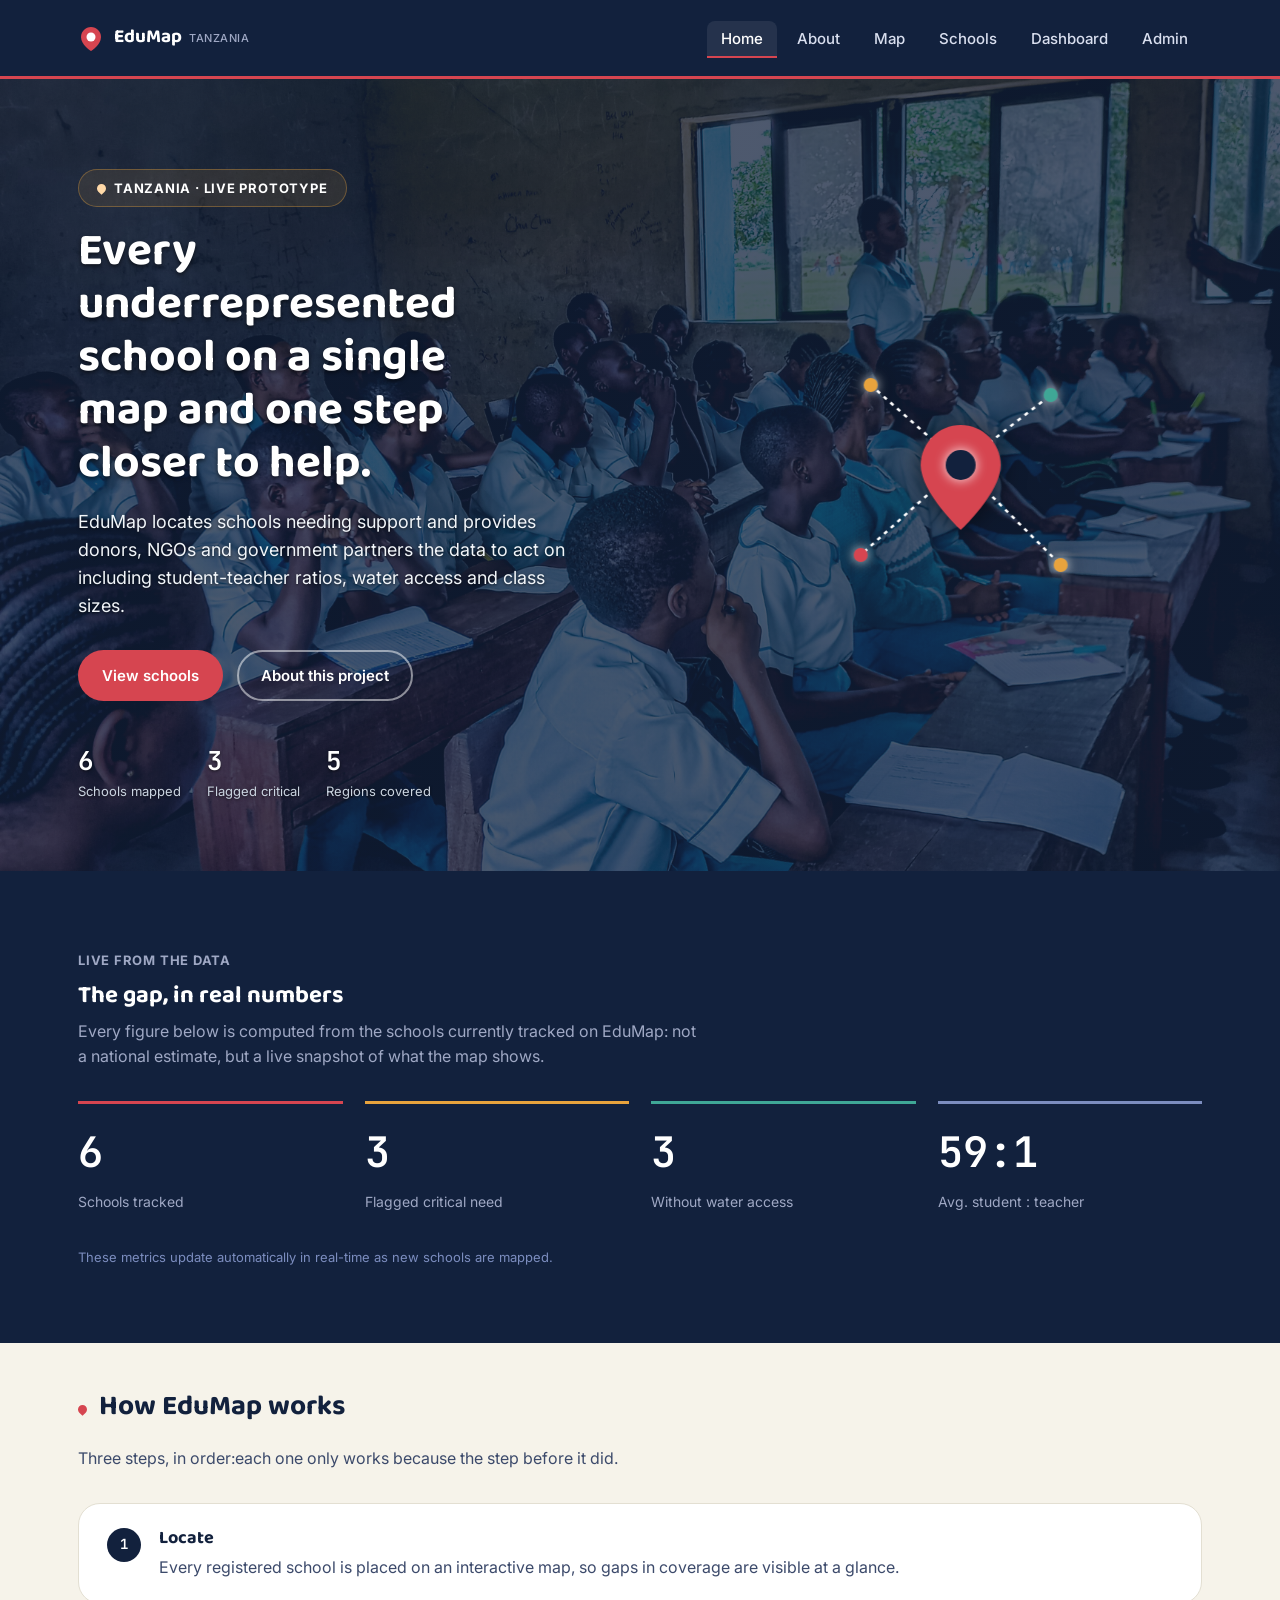
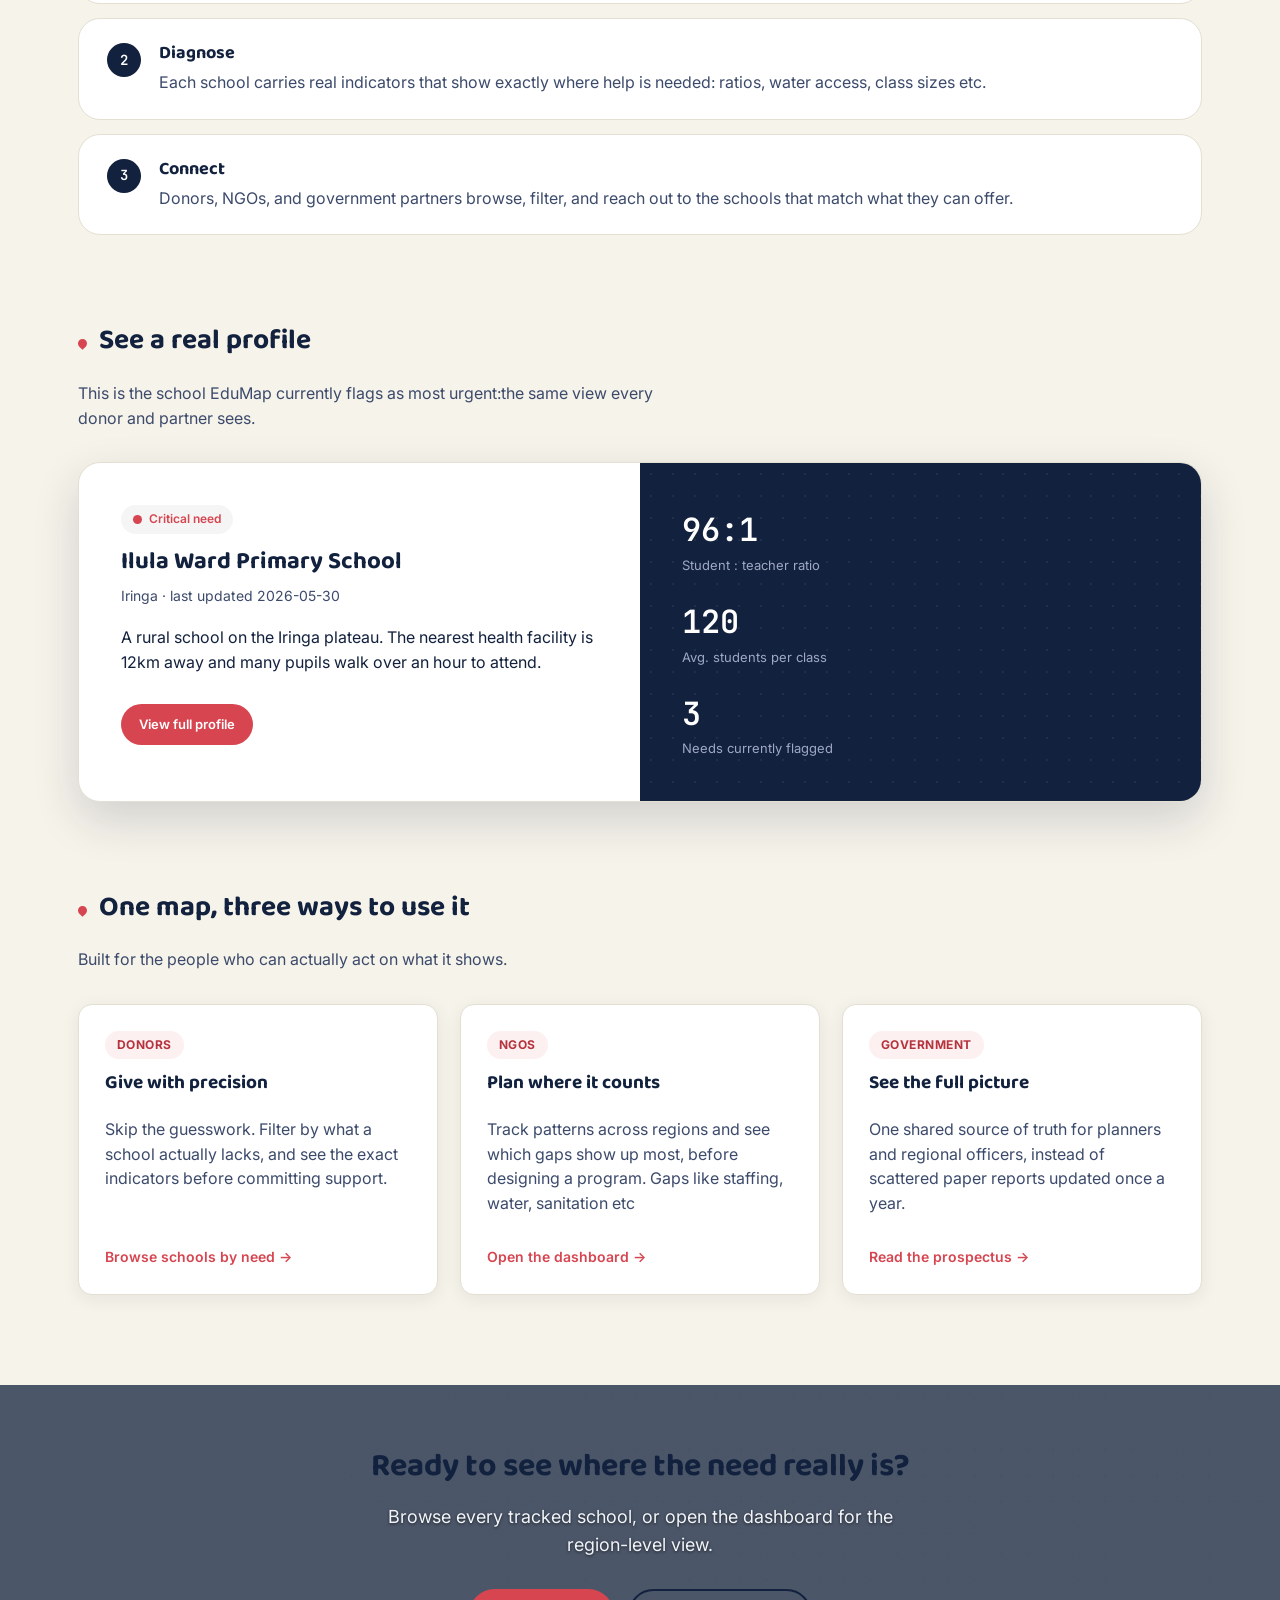
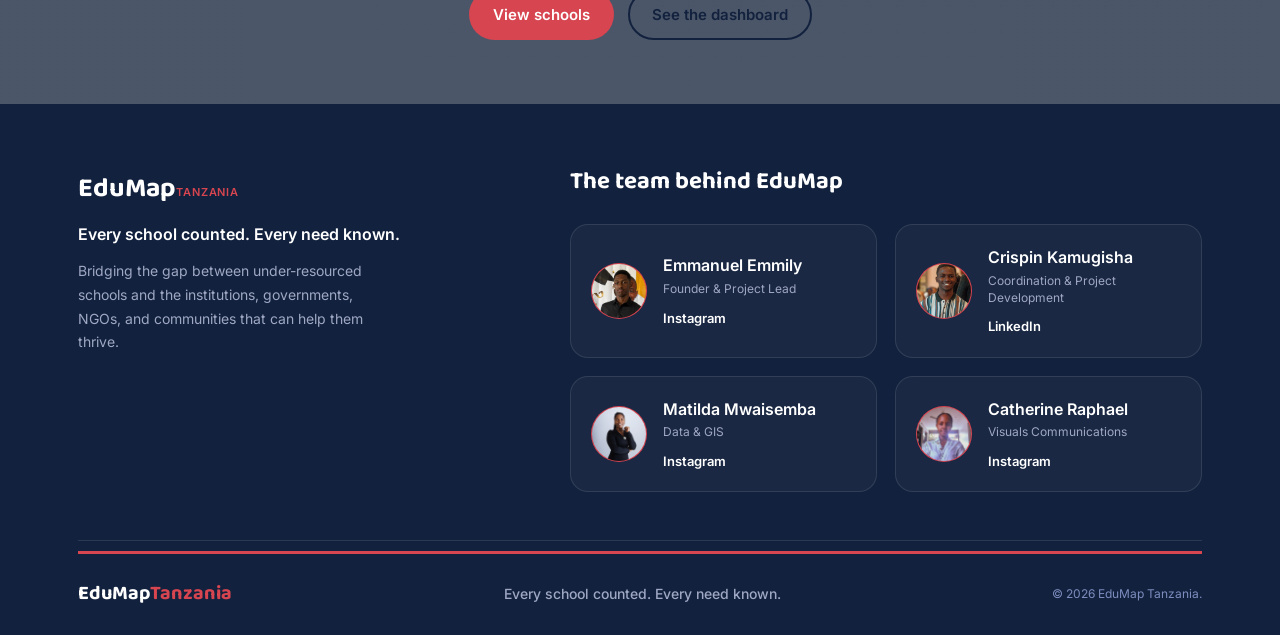
<file: index.html>
<!DOCTYPE html>
<html lang="en">
<head>
<meta charset="UTF-8">
<meta name="viewport" content="width=device-width, initial-scale=1.0">
<title>EduMap Tanzania</title>
<meta name="description" content="EduMap locates underrepresented Tanzanian schools and gives donors, NGOs, and government partners the real numbers to act on.">
<link rel="stylesheet" href="styles.css">
</head>
<body>

  <!-- ============ HEADER ============
       Same header markup is repeated on every page (a real app
       would pull this from one template/component so you only
       write it once). site.js finds this markup on every page
       and injects the mobile menu button automatically. -->
  <header class="site-header">
    <div class="wrap">
      <a class="brand" href="index.html">
        <svg class="brand-mark" width="26" height="26" viewBox="0 0 26 26" aria-hidden="true">
          <path d="M13 2C7.5 2 3 6.5 3 12c0 8 10 14 10 14s10-6 10-14c0-5.5-4.5-10-10-10z" fill="#D64550"/>
          <circle cx="13" cy="12" r="4.5" fill="#fff"/>
        </svg>
        <span class="brand-name">EduMap<span class="brand-sub">Tanzania</span></span>
      </a>
      <ul class="nav-links">  
        <li><a href="index.html" aria-current="page">Home</a></li>
        <li><a href="about.html">About</a></li>
        <li><a href="map.html">Map</a></li>
        <li><a href="schools.html">Schools</a></li>
        <li><a href="dashboard.html">Dashboard</a></li>
        <li><a href="admin.html">Admin</a></li>
      </ul>
    </div>
  </header>

  <!-- ============ HERO ============
       The page's thesis in one line, backed by a live stat row
       and a schematic pin-cluster graphic (pure SVG, no stock
       photo) that animates on load: individual pins connecting
       into one network — literally what EduMap does to a
       country's worth of scattered schools. -->
  <section class="hero">
    <div class="slideshow">
    <div class="slide active" style="background-image: url('images/hero1.jpg');"></div>
    <div class="slide" style="background-image: url('images/hero2.jpg');"></div>
    <div class="slide" style="background-image: url('images/hero3.jpg');"></div>
      <div class="slide" style="background-image: url('images/hero4.jpg');"></div>
    <div class="slide" style="background-image: url('images/hero5.jpg');"></div>
      <div class="slide" style="background-image: url('images/hero6.jpg');"></div>
    <div class="slide" style="background-image: url('images/hero7.jpg');"></div>
      <div class="slide" style="background-image: url('images/hero8.jpg');"></div>
    </div>
    <div class="wrap">
      <div>
        <span class="eyebrow"><span class="pin-dot" style="background:#FFD9A8"></span> Tanzania · Live prototype</span>
        <h1>Every underrepresented school on a single map and one step closer to help.</h1>
        <p class="lead">EduMap locates schools needing support and provides donors, NGOs and government partners the data to act on including student-teacher ratios, water access and class sizes.</p>
        <div class="hero-actions">
          <a href="schools.html" class="btn btn-primary">View schools</a>
          <a href="about.html" class="btn btn-ghost on-dark">About this project</a>
        </div>
        <div class="stat-row" id="hero-stats">
          <div><div class="stat-num">—</div><div class="stat-label">Schools mapped</div></div>
          <div><div class="stat-num">—</div><div class="stat-label">Flagged critical</div></div>
          <div><div class="stat-num">—</div><div class="stat-label">Regions covered</div></div>
        </div>
      </div>

      <!-- schematic pin-cluster: nodes connecting to a central
           marker. Each element carries its own animation-delay so
           the network assembles in sequence on load. Skipped
           entirely for visitors with reduced motion (see CSS). -->
      <div class="pin-cluster" aria-hidden="true">
        <svg viewBox="0 0 320 320" fill="none">
          <line class="net-line" style="animation-delay:.05s" x1="160" y1="140" x2="70" y2="60"  stroke="#3C4A6B" stroke-width="1.5" stroke-dasharray="4 5"/>
          <line class="net-line" style="animation-delay:.15s" x1="160" y1="140" x2="250" y2="70" stroke="#3C4A6B" stroke-width="1.5" stroke-dasharray="4 5"/>
          <line class="net-line" style="animation-delay:.25s" x1="160" y1="140" x2="60" y2="230" stroke="#3C4A6B" stroke-width="1.5" stroke-dasharray="4 5"/>
          <line class="net-line" style="animation-delay:.35s" x1="160" y1="140" x2="260" y2="240" stroke="#3C4A6B" stroke-width="1.5" stroke-dasharray="4 5"/>
          <circle class="net-node" style="animation-delay:.45s" cx="70" cy="60" r="7" fill="#E8A33D"/>
          <circle class="net-node" style="animation-delay:.55s" cx="250" cy="70" r="7" fill="#3FA796"/>
          <circle class="net-node" style="animation-delay:.65s" cx="60" cy="230" r="7" fill="#D64550"/>
          <circle class="net-node" style="animation-delay:.75s" cx="260" cy="240" r="7" fill="#E8A33D"/>
          <path class="net-pin-shape" d="M160 100 C182 100 200 118 200 140 C200 168 160 205 160 205 C160 205 120 168 120 140 C120 118 138 100 160 100 Z" fill="#D64550"/>
          <circle class="net-pin-core" style="animation-delay:.2s" cx="160" cy="140" r="15" fill="#12213D"/>
        </svg>
      </div>
    </div>
  </section>

  <!-- ============ THE GAP, IN REAL NUMBERS ============
       Dark band for rhythm (the site shouldn't be cream top to
       bottom) showing four numbers computed live from whatever
       schools are currently tracked — never hardcoded, so this
       section stays honest as the dataset grows. -->
  <section class="band stat-band" data-reveal>
    <div class="wrap">
      <span class="eyebrow-label">Live from the data</span>
      <h2 style="margin-top:10px;">The gap, in real numbers</h2>
      <p class="section-lead">Every figure below is computed from the schools currently tracked on EduMap: not a national estimate, but a live snapshot of what the map shows.</p>
      <div class="stat-grid" id="gap-stats">
        <div class="stat-tile"><div class="big-num" id="gap-total">—</div><div class="big-lbl">Schools tracked</div></div>
        <div class="stat-tile"><div class="big-num" id="gap-critical">—</div><div class="big-lbl">Flagged critical need</div></div>
        <div class="stat-tile"><div class="big-num" id="gap-water">—</div><div class="big-lbl">Without water access</div></div>
        <div class="stat-tile"><div class="big-num" id="gap-ratio">—</div><div class="big-lbl">Avg. student : teacher</div></div>
      </div>
      <p class="fine-print">These metrics update automatically in real-time as new schools are mapped.</p>
    </div>
  </section>

  <!-- ============ HOW EDUMAP WORKS ============ -->
  <section class="page-body">
    <div class="wrap">
      <div class="section-title" data-reveal><span class="pin-dot"></span><h2>How EduMap works</h2></div>
      <p class="section-lead" data-reveal>Three steps, in order:each one only works because the step before it did.</p>
      <div class="pill-list" data-reveal-stagger>
        <div class="pill-row">
          <span class="step-num">1</span>
          <div>
            <h3>Locate</h3>
            <p>Every registered school is placed on an interactive map, so gaps in coverage are visible at a glance.</p>
          </div>
        </div>
        <div class="pill-row">
          <span class="step-num">2</span>
          <div>
            <h3>Diagnose</h3>
            <p>Each school carries real indicators that show exactly where help is needed: ratios, water access, class sizes etc.</p>
          </div>
        </div>
        <div class="pill-row">
          <span class="step-num">3</span>
          <div>
            <h3>Connect</h3>
            <p>Donors, NGOs, and government partners browse, filter, and reach out to the schools that match what they can offer.</p>
          </div>
        </div>
      </div>
    </div>
  </section>

  <!-- ============ SPOTLIGHT ============
       One real school's profile, pulled live from data.js (the
       one currently flagged most urgent) — proof this is a
       working data tool, not a mockup with placeholder text. -->
  <section class="page-body" style="padding-top:0;">
    <div class="wrap">
      <div class="section-title" data-reveal><span class="pin-dot"></span><h2>See a real profile</h2></div>
      <p class="section-lead" data-reveal>This is the school EduMap currently flags as most urgent:the same view every donor and partner sees.</p>
      <div class="spotlight" data-reveal id="spotlight" style="display:none;">
        <div class="spotlight-info">
          <span class="status-badge" id="spot-status" style="margin-bottom:14px;"></span>
          <h3 id="spot-name" style="font-size:24px;">—</h3>
          <div class="region" id="spot-region"></div>
          <p id="spot-desc"></p>
          <a href="#" id="spot-link" class="btn btn-primary btn-sm" style="margin-top:14px;">View full profile</a>
        </div>
        <div class="spotlight-visual">
          <div class="spotlight-stat"><div class="num" id="spot-ratio">—</div><div class="lbl">Student : teacher ratio</div></div>
          <div class="spotlight-stat"><div class="num" id="spot-classsize">—</div><div class="lbl">Avg. students per class</div></div>
          <div class="spotlight-stat"><div class="num" id="spot-needs">—</div><div class="lbl">Needs currently flagged</div></div>
        </div>
      </div>
    </div>
  </section>

  <!-- ============ AUDIENCE ============ -->
  <section class="page-body" style="padding-top:0;">
    <div class="wrap">
      <div class="section-title" data-reveal><span class="pin-dot"></span><h2>One map, three ways to use it</h2></div>
      <p class="section-lead" data-reveal>Built for the people who can actually act on what it shows.</p>
      <div class="audience-grid" data-reveal-stagger>
        <div class="card card-pad audience-card">
          <span class="badge">Donors</span>
          <h3>Give with precision</h3>
          <p>Skip the guesswork. Filter by what a school actually lacks, and see the exact indicators before committing support.</p>
          <a class="view-link" href="schools.html">Browse schools by need →</a>
        </div>
        <div class="card card-pad audience-card">
          <span class="badge">NGOs</span>
          <h3>Plan where it counts</h3>
          <p>Track patterns across regions and see which gaps show up most, before designing a program. Gaps like staffing, water, sanitation etc</p>
          <a class="view-link" href="dashboard.html">Open the dashboard →</a>
        </div>
        <div class="card card-pad audience-card">
          <span class="badge">Government</span>
          <h3>See the full picture</h3>
          <p>One shared source of truth for planners and regional officers, instead of scattered paper reports updated once a year.</p>
          <a class="view-link" href="about.html">Read the prospectus →</a>
        </div>
      </div>
    </div>
  </section>

  <!-- ============ CLOSING CTA ============ -->
  <section class="hero" style="padding:64px 0;" data-reveal>
    <div class="wrap" style="grid-template-columns:1fr; text-align:center;">
      <div>
        <h2 style="font-size:clamp(24px,3.4vw,32px); max-width:none;">Ready to see where the need really is?</h2>
        <p class="lead" style="margin-left:auto; margin-right:auto;">Browse every tracked school, or open the dashboard for the region-level view.</p>
        <div class="hero-actions" style="justify-content:center;">
          <a href="schools.html" class="btn btn-primary">View schools</a>
          <a href="dashboard.html" class="btn btn-ghost">See the dashboard</a>
        </div>
      </div>
    </div>
  </section>

   <footer class="site-footer">
  <div class="wrap">

    <div class="footer-top">

      <!-- Project identity -->
      <div class="footer-about">
        <a class="footer-brand" href="index.html">
          EduMap<span>Tanzania</span>
        </a>

        <p class="footer-tagline">
          Every school counted. Every need known.
        </p>

        <p class="footer-description">
          Bridging the gap between under-resourced schools and the institutions, governments, NGOs, and communities that can help them thrive.
        </p>
      </div>

      <!-- Team -->
      <div class="footer-team">
  <h3>The team behind EduMap</h3>

  <div class="team-list">

    <!-- Emmanuel -->
    <div class="team-member">
      <div class="team-avatar">
        <img src="images/Emmily.img.jpeg" alt="Emmanuel Emmily">
      </div>

      <div class="team-info">
        <strong>Emmanuel Emmily</strong>
        <span>Founder &amp; Project Lead</span>

        <div class="team-socials">
          <a href="https://www.instagram.com/i_am_e.m.m.a.n.u.e.l?utm_source=qr&igsh=MWowZ3RhbnU1NTU5aw=="
             target="_blank"
             rel="noopener noreferrer"
             aria-label="Emmanuel's Instagram">
            Instagram
          </a>
        </div>
      </div>
    </div>


    <!-- Crispin -->
    <div class="team-member">
      <div class="team-avatar">
        <img src="images/Crispin.image.jpeg" alt="Crispin Mulokozi">
      </div>

      <div class="team-info">
        <strong>Crispin Kamugisha</strong>
        <span>Coordination &amp; Project Development</span>

        <div class="team-socials">
          <a href="https://www.linkedin.com/in/crispin-kamugisha-688564229?utm_source=share_via&utm_content=profile&utm_medium=member_android"
             target="_blank"
             rel="noopener noreferrer"
             aria-label="Crispin's LinkedIn">
            LinkedIn
          </a>
        </div>
      </div>
    </div>


    <!-- Matilda -->
    <div class="team-member">
      <div class="team-avatar">
        <img src="images/Matty.image.jpeg" alt="Matilda Mwaisemba">
      </div>

      <div class="team-info">
        <strong>Matilda Mwaisemba</strong>
        <span>Data &amp; GIS</span>

        <div class="team-socials">
          <a href="https://www.instagram.com/itc_matt.y?utm_source=qr&igsh=dWhuaWpkdGJsMmxx&igsi=dWhuaWpkdGJsMmxx"
             target="_blank"
             rel="noopener noreferrer"
             aria-label="Matilda's Instagram">
            Instagram
          </a>
        </div>
      </div>
    </div>


    <!-- Catherine -->
    <div class="team-member">
      <div class="team-avatar">
        <img src="images/Cathy.image.jpeg" alt="Catherine Raphael">
      </div>

      <div class="team-info">
        <strong>Catherine Raphael</strong>
        <span>Visuals Communications</span>

        <div class="team-socials">
          <a href="https://www.instagram.com/_.just.erine_?utm_source=qr&igsh=ZDVycXNpNWFudHZr" target="_blank" rel="noopener noreferrer"
             aria-label="Catherine's Instagram">
            Instagram
          </a>

        </div>
      </div>
    </div>

  </div>
</div>

    </div>

    <!-- Bottom footer bar -->
    <div class="footer-bottom-compact">
      <a class="brand-compact" href="index.html">EduMap<span>Tanzania</span></a>
      <span class="tagline-compact">Every school counted. Every need known.</span>
      <span class="copy-compact">&copy; 2026 EduMap Tanzania.</span>
    </div>

  </div>
</footer>
  <script src="data.js"></script>
  <script src="site.js"></script>
  <script>
    (async function () {
      const schools = await getSchools();
      const stats = computeStats(schools);

      // hero stat row
      const heroNums = document.querySelectorAll("#hero-stats .stat-num");
      heroNums[0].textContent = stats.total;
      heroNums[1].textContent = stats.critical;
      heroNums[2].textContent = stats.regions;

      // dark stat band
      document.getElementById("gap-total").textContent = stats.total;
      document.getElementById("gap-critical").textContent = stats.critical;
      document.getElementById("gap-water").textContent = stats.withoutWater;
      document.getElementById("gap-ratio").textContent = stats.avgRatio + ":1";

      // spotlight — the single most urgent tracked school
      const school = stats.mostUrgent;
      if (school) {
        const meta = statusMeta(school.status);
        document.getElementById("spot-status").innerHTML =
          `<span class="status-dot" style="background:${meta.color};"></span>${meta.label}`;
        document.getElementById("spot-status").style.color = meta.color;
        document.getElementById("spot-name").textContent = school.name;
        document.getElementById("spot-region").textContent = school.region + " · last updated " + school.lastUpdated;
        document.getElementById("spot-desc").textContent = school.description;
        document.getElementById("spot-link").href = "school_details.html?id=" + school.id;
        document.getElementById("spot-ratio").textContent = ratio(school.students, school.teachers);
        document.getElementById("spot-classsize").textContent = Math.round(school.students / school.classrooms);
        document.getElementById("spot-needs").textContent = school.needs.length;
        document.getElementById("spotlight").style.display = "grid";
      }
    })();
  </script>
</body>
</html>
</file>
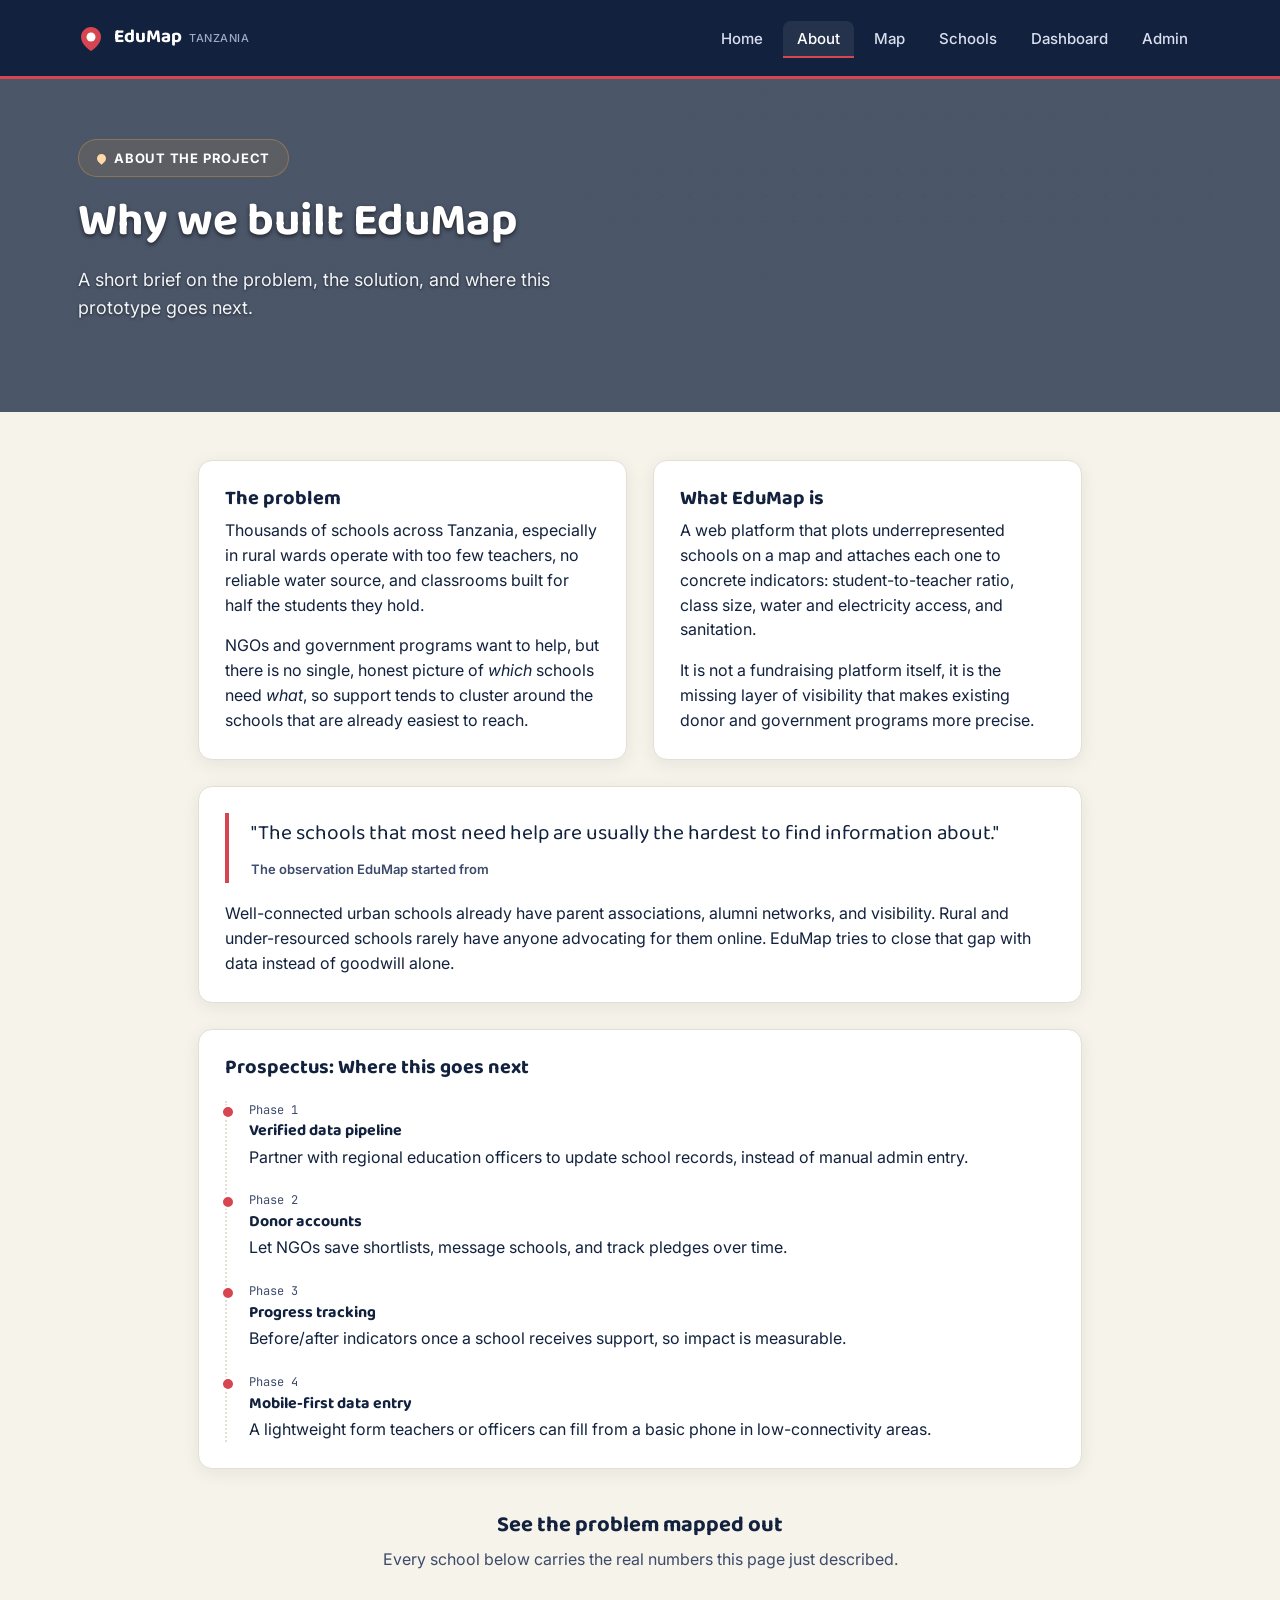
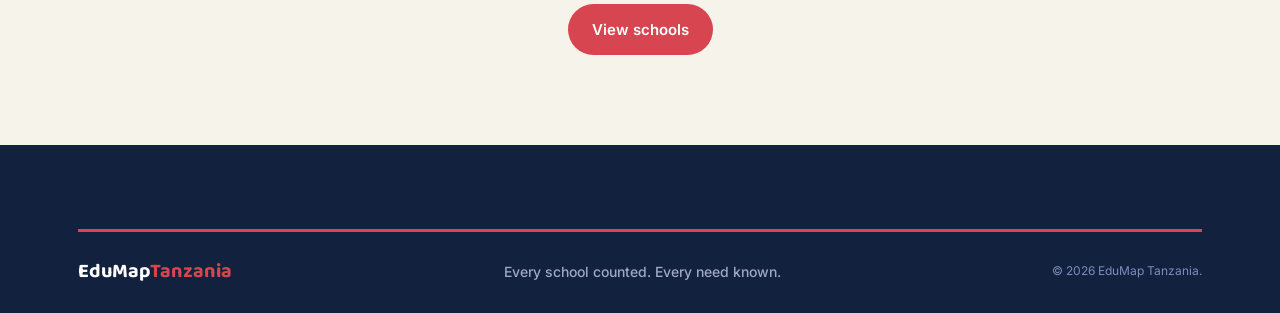
<file: about.html>
<!DOCTYPE html>
<html lang="en">
<head>
<meta charset="UTF-8">
<meta name="viewport" content="width=device-width, initial-scale=1.0">
<title>About</title>
<link rel="stylesheet" href="styles.css">
  <style>
    #login-view{min-height:100vh;display:flex;align-items:center;justify-content:center;background:#f4f1ee;padding:20px;}
    .pin-lock-card{background:#fff;border-radius:16px;padding:36px 30px;max-width:340px;width:100%;text-align:center;box-shadow:0 8px 30px rgba(0,0,0,.08);}
    .pin-lock-card h2{font-size:18px;margin-bottom:6px;}
    .pin-sub{font-size:13px;color:#777;margin-bottom:22px;}
    .pin-dots{display:flex;justify-content:center;gap:14px;margin-bottom:10px;}
    .pin-dot-indicator{width:16px;height:16px;border-radius:50%;border:2px solid #D64550;background:transparent;transition:background .15s ease;}
    .pin-dot-indicator.filled{background:#D64550;}
    .pin-error{min-height:18px;font-size:12px;color:#D64550;margin-bottom:14px;}
    .pin-lock-card.shake{animation:pin-shake .35s;}
    @keyframes pin-shake{10%,90%{transform:translateX(-2px);}20%,80%{transform:translateX(4px);}30%,50%,70%{transform:translateX(-8px);}40%,60%{transform:translateX(8px);}}
    .pin-keypad{display:grid;grid-template-columns:repeat(3,1fr);gap:10px;}
    .pin-key{padding:14px 0;font-size:16px;border-radius:10px;border:1px solid #e4e0dc;background:#faf9f7;cursor:pointer;}
    .pin-key:hover{background:#f0ede9;}
    .pin-key-alt{font-size:13px;color:#777;}
  </style>
</head>
<body>
  <header class="site-header">
    <div class="wrap">
      <a class="brand" href="index.html">
        <svg class="brand-mark" width="26" height="26" viewBox="0 0 26 26" aria-hidden="true">
          <path d="M13 2C7.5 2 3 6.5 3 12c0 8 10 14 10 14s10-6 10-14c0-5.5-4.5-10-10-10z" fill="#D64550"/>
          <circle cx="13" cy="12" r="4.5" fill="#fff"/>
        </svg>
        <span class="brand-name">EduMap<span class="brand-sub">Tanzania</span></span>
      </a>
      <ul class="nav-links">
        <li><a href="index.html">Home</a></li>
        <li><a href="about.html" aria-current="page">About</a></li>
        <li><a href="map.html">Map</a></li>
        <li><a href="schools.html">Schools</a></li>
        <li><a href="dashboard.html">Dashboard</a></li>
        <li><a href="admin.html">Admin</a></li>
      </ul>
    </div>
  </header>

  <section class="hero" style="padding:60px 0;">
    <div class="wrap" style="grid-template-columns:1fr;">
      <div>
        <span class="eyebrow"><span class="pin-dot" style="background:#FFD9A8"></span> About the project</span>
        <h1 style="max-width:22ch;">Why we built EduMap</h1>
        <p class="lead">A short brief on the problem, the solution, and where this prototype goes next.</p>
      </div>
    </div>
  </section>

  <section class="page-body">
    <div class="wrap" style="max-width:940px;">

      <div class="split" data-reveal-stagger>
        <div class="card card-pad">
          <h2 style="font-size:20px;">The problem</h2>
          <p>Thousands of schools across Tanzania, especially in rural wards operate with too few teachers, no reliable water source, and classrooms built for half the students they hold.</p>
          <p>NGOs and government programs want to help, but there is no single, honest picture of <em>which</em> schools need <em>what</em>, so support tends to cluster around the schools that are already easiest to reach.</p>
        </div>
        <div class="card card-pad">
          <h2 style="font-size:20px;">What EduMap is</h2>
          <p>A web platform that plots underrepresented schools on a map and attaches each one to concrete indicators: student-to-teacher ratio, class size, water and electricity access, and sanitation.</p>
          <p>It is not a fundraising platform itself, it is the missing layer of visibility that makes existing donor and government programs more precise.</p>
        </div>
      </div>

      <div class="card card-pad" style="margin:26px 0;" data-reveal>
        <blockquote class="pull-quote">
          "The schools that most need help are usually the hardest to find information about."
          <cite>The observation EduMap started from</cite>
        </blockquote>
        <p style="margin-top:18px;">Well-connected urban schools already have parent associations, alumni networks, and visibility. Rural and under-resourced schools rarely have anyone advocating for them online. EduMap tries to close that gap with data instead of goodwill alone.</p>
      </div>

      <div class="card card-pad" data-reveal>
        <h2 style="font-size:20px; margin-bottom:22px;">Prospectus: Where this goes next</h2>
        <ul class="timeline">
          <li>
            <span class="date">Phase 1</span>
            <h3>Verified data pipeline</h3>
            <p>Partner with regional education officers to update school records, instead of manual admin entry.</p>
          </li>
          <li>
            <span class="date">Phase 2</span>
            <h3>Donor accounts</h3>
            <p>Let NGOs save shortlists, message schools, and track pledges over time.</p>
          </li>
          <li>
            <span class="date">Phase 3</span>
            <h3>Progress tracking</h3>
            <p>Before/after indicators once a school receives support, so impact is measurable.</p>
          </li>
          <li>
            <span class="date">Phase 4</span>
            <h3>Mobile-first data entry</h3>
            <p>A lightweight form teachers or officers can fill from a basic phone in low-connectivity areas.</p>
          </li>
        </ul>
      </div>

      <div style="text-align:center; margin-top:44px;" data-reveal>
        <h2 style="font-size:22px;">See the problem mapped out</h2>
        <p class="section-lead" style="margin-left:auto; margin-right:auto;">Every school below carries the real numbers this page just described.</p>
        <a href="schools.html" class="btn btn-primary">View schools</a>
      </div>

    </div>
  </section>

  <footer class="site-footer">
    <div class="wrap">

      <!-- Project Identity (Full width) -->
      <div class="footer-about" style="max-width:100%; width:100%; margin-bottom: 20px;">
       
      </div>

      <!-- Bottom footer bar -->
      <div class="footer-bottom-compact">
        <a class="brand-compact" href="index.html">EduMap<span>Tanzania</span></a>
        <span class="tagline-compact">Every school counted. Every need known.</span>
        <span class="copy-compact">&copy; 2026 EduMap Tanzania.</span>
      </div>

    </div>
  </footer>
  <script src="data.js"></script>
  <script src="site.js"></script>
</body>
</html>
</file>
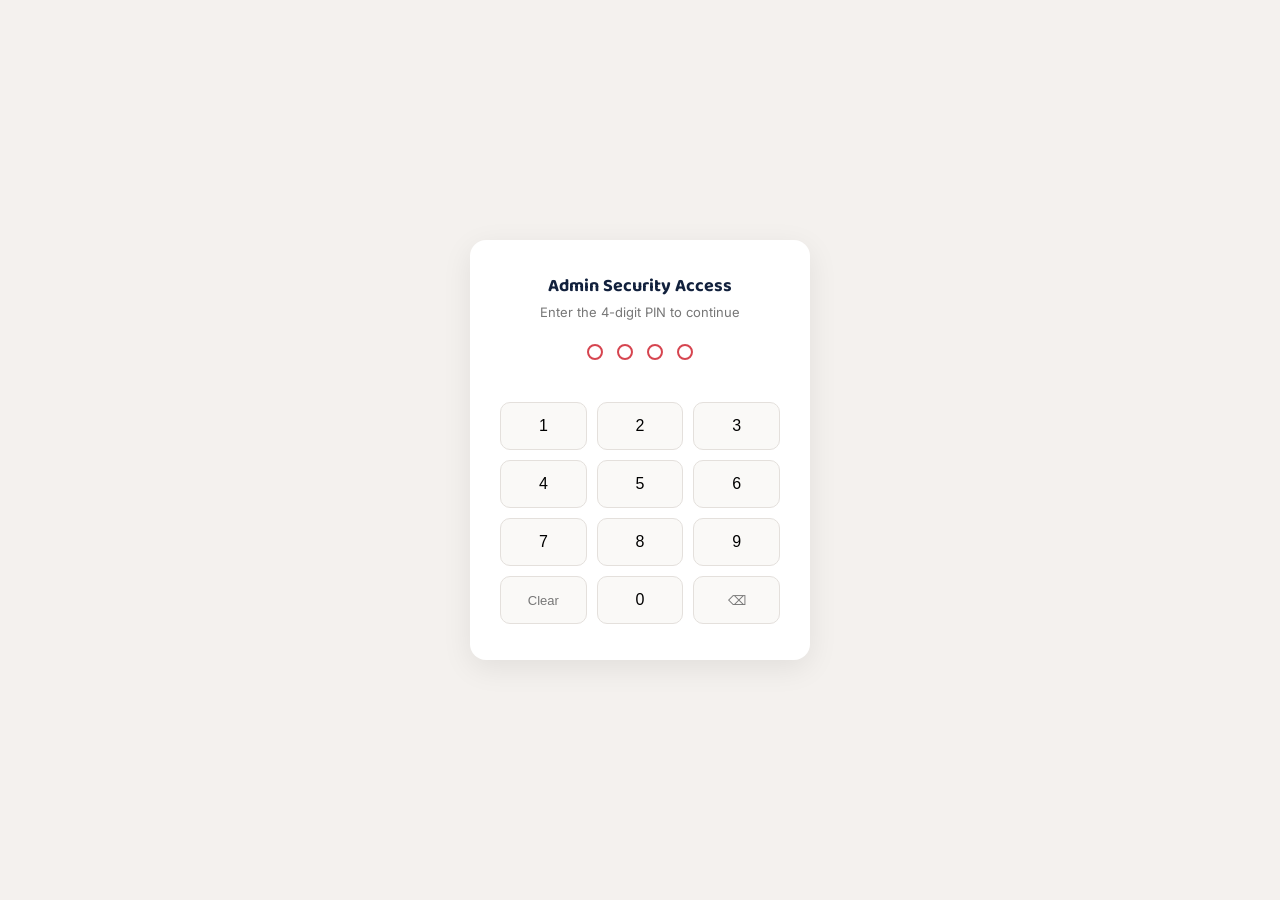
<file: admin.html>
<!DOCTYPE html>
<html lang="en">
<head>
<meta charset="UTF-8">
<meta name="viewport" content="width=device-width, initial-scale=1.0">
<title>Admin</title>
<link rel="stylesheet" href="styles.css">
  <style>
    #login-view{min-height:100vh;display:flex;align-items:center;justify-content:center;background:#f4f1ee;padding:20px;}
    .pin-lock-card{background:#fff;border-radius:16px;padding:36px 30px;max-width:340px;width:100%;text-align:center;box-shadow:0 8px 30px rgba(0,0,0,.08);}
    .pin-lock-card h2{font-size:18px;margin-bottom:6px;}
    .pin-sub{font-size:13px;color:#777;margin-bottom:22px;}
    .pin-dots{display:flex;justify-content:center;gap:14px;margin-bottom:10px;}
    .pin-dot-indicator{width:16px;height:16px;border-radius:50%;border:2px solid #D64550;background:transparent;transition:background .15s ease;}
    .pin-dot-indicator.filled{background:#D64550;}
    .pin-error{min-height:18px;font-size:12px;color:#D64550;margin-bottom:14px;}
    .pin-lock-card.shake{animation:pin-shake .35s;}
    @keyframes pin-shake{10%,90%{transform:translateX(-2px);}20%,80%{transform:translateX(4px);}30%,50%,70%{transform:translateX(-8px);}40%,60%{transform:translateX(8px);}}
    .pin-keypad{display:grid;grid-template-columns:repeat(3,1fr);gap:10px;}
    .pin-key{padding:14px 0;font-size:16px;border-radius:10px;border:1px solid #e4e0dc;background:#faf9f7;cursor:pointer;}
    .pin-key:hover{background:#f0ede9;}
    .pin-key-alt{font-size:13px;color:#777;}
  </style>
</head>
<body>
  <div id="login-view">
    <div class="pin-lock-card">
      <h2>Admin Security Access</h2>
      <p class="pin-sub">Enter the 4-digit PIN to continue</p>
      <div class="pin-dots" id="pin-dots">
        <span class="pin-dot-indicator" data-i="0"></span>
        <span class="pin-dot-indicator" data-i="1"></span>
        <span class="pin-dot-indicator" data-i="2"></span>
        <span class="pin-dot-indicator" data-i="3"></span>
      </div>
      <p class="pin-error" id="pin-error"></p>
      <div class="pin-keypad" id="pin-keypad">
        <button type="button" class="pin-key" data-key="1">1</button>
        <button type="button" class="pin-key" data-key="2">2</button>
        <button type="button" class="pin-key" data-key="3">3</button>
        <button type="button" class="pin-key" data-key="4">4</button>
        <button type="button" class="pin-key" data-key="5">5</button>
        <button type="button" class="pin-key" data-key="6">6</button>
        <button type="button" class="pin-key" data-key="7">7</button>
        <button type="button" class="pin-key" data-key="8">8</button>
        <button type="button" class="pin-key" data-key="9">9</button>
        <button type="button" class="pin-key pin-key-alt" data-key="clear">Clear</button>
        <button type="button" class="pin-key" data-key="0">0</button>
        <button type="button" class="pin-key pin-key-alt" data-key="back">⌫</button>
      </div>
    </div>
  </div>
 
  <div id="admin-view" style="display:none;">
  <header class="site-header">
    <div class="wrap">
      <a class="brand" href="index.html">
        <svg class="brand-mark" width="26" height="26" viewBox="0 0 26 26" aria-hidden="true">
          <path d="M13 2C7.5 2 3 6.5 3 12c0 8 10 14 10 14s10-6 10-14c0-5.5-4.5-10-10-10z" fill="#D64550"/>
          <circle cx="13" cy="12" r="4.5" fill="#fff"/>
        </svg>
        <span class="brand-name">EduMap<span class="brand-sub">Tanzania</span></span>
      </a>
      <ul class="nav-links">
        <li><a href="index.html">Home</a></li>
        <li><a href="about.html">About</a></li>
        <li><a href="map.html">Map</a></li>
        <li><a href="schools.html">Schools</a></li>
        <li><a href="dashboard.html">Dashboard</a></li>
        <li><a href="admin.html" aria-current="page">Admin</a></li>
      </ul>
    </div>
  </header>
 
  <section class="page-body">
    <div class="wrap">
      <div class="section-title"><span class="pin-dot"></span><h2>Admin: managing school records</h2></div>
      <p class="section-lead" style="margin-bottom:10px;">
        Add a new school or edit an existing one. 
        Changes save immediately and appear on the Map, Schools, and Dashboard pages.
      </p>
      <button type="button" class="btn btn-ghost btn-sm" id="reset-demo" style="margin-bottom:26px;">Reset demo data</button>
      <button type="button" class="btn btn-ghost btn-sm" id="sign-out-btn" style="margin-bottom:26px; margin-left:8px;">Sign Out</button>
 
      <!-- =========== ADD / EDIT FORM =========== -->
      <div class="card card-pad" style="margin-bottom:30px;">
        <h3 id="form-title" style="font-size:16px; margin-bottom:18px;">Add a new school</h3>
        <form id="school-form">
          <input type="hidden" id="f-id">
          <div class="form-grid">
            <div class="field">
              <label for="f-name">School name</label>
              <input type="text" id="f-name" required>
            </div>
            <div class="field">
              <label for="f-region">Region</label>
              <input type="text" id="f-region" required>
            </div>
            <div class="field">
              <label for="f-lat">Latitude</label>
              <input type="number" step="any" id="f-lat" required>
            </div>
            <div class="field">
              <label for="f-lng">Longitude</label>
              <input type="number" step="any" id="f-lng" required>
            </div>
            <div class="field">
              <label for="f-status">Status</label>
              <select id="f-status">
                <option value="critical">Critical need</option>
                <option value="moderate">Moderate need</option>
                <option value="stable">Stable</option>
              </select>
            </div>
            <div class="field">
              <label for="f-students">Number of students</label>
              <input type="number" min="0" id="f-students" required>
            </div>
            <div class="field">
              <label for="f-teachers">Number of teachers</label>
              <input type="number" min="0" id="f-teachers" required>
            </div>
            <div class="field">
              <label for="f-classrooms">Number of classrooms</label>
              <input type="number" min="0" id="f-classrooms" required>
            </div>
            <div class="field">
              <label for="f-latrine">Students per latrine</label>
              <input type="number" min="0" id="f-latrine">
            </div>
            <div class="field">
              <label for="f-needs">Needs (comma-separated)</label>
              <input type="text" id="f-needs" placeholder="Clean water, more teachers...">
            </div>
            <div class="field full">
              <label>Facilities</label>
              <div class="checkbox-row">
                <label><input type="checkbox" id="f-water"> Water access</label>
                <label><input type="checkbox" id="f-electricity"> Electricity</label>
              </div>
            </div>
            <div class="field full">
              <label for="f-desc">Description</label>
              <textarea id="f-desc"></textarea>
            </div>
          </div>
          <div style="margin-top:20px; display:flex; gap:12px;">
            <button type="submit" class="btn btn-primary" id="submit-btn">Add school</button>
            <button type="button" class="btn btn-ghost" id="cancel-edit" style="display:none;">Cancel edit</button>
          </div>
        </form>
      </div>
 
      <!-- ============ EXISTING SCHOOLS TABLE ============ -->
      <div class="card card-pad">
        <h3 style="font-size:16px; margin-bottom:16px;">Existing schools</h3>
        <table class="admin-table">
          <thead>
            <tr><th>Name</th><th>Region</th><th>Status</th><th>Ratio</th><th></th></tr>
          </thead>
          <tbody id="admin-tbody"></tbody>
        </table>
      </div>
    </div>
  </section>
 
   <!-- COMPACT FOOTER -->
  <footer class="site-footer-compact">
    <div class="wrap">
      <div class="footer-compact-content">
        <a class="footer-brand-compact" href="index.html">EduMap<span>Tanzania</span></a>
        <span class="footer-tagline-compact">Every school counted. Every need known.</span>
        <span class="footer-copy-compact">&copy; 2026 EduMap Tanzania.</span>
      </div>
    </div>
  </footer>
  </div><!-- /admin-view -->

  <script src="data.js"></script>
  <script src="site.js"></script>
  <script>
    let SCHOOLS = [];
 
    // Draws the admin table rows from the current in-memory list.
    function renderTable() {
      if (!SCHOOLS.length) {
        document.getElementById('admin-tbody').innerHTML =
          `<tr><td colspan="5" class="admin-empty">No schools yet — add one above, or reset to demo data.</td></tr>`;
        return;
      }
      document.getElementById('admin-tbody').innerHTML = SCHOOLS.map(s => {
        const meta = statusMeta(s.status);
        return `
          <tr>
            <td>${s.name}</td>
            <td>${s.region}</td>
            <td><span class="status-badge" style="color:${meta.color};"><span class="status-dot" style="background:${meta.color};"></span>${meta.label}</span></td>
            <td class="mono">${ratio(s.students, s.teachers)}</td>
            <td class="row-actions">
              <button class="btn btn-ghost btn-sm" onclick="editSchool('${s.id}')">Edit</button>
              <button class="btn btn-danger btn-sm" onclick="deleteSchool('${s.id}')">Delete</button>
            </td>
          </tr>`;
      }).join('');
    }
 
    // Reads the form fields into a school object.
    function readForm() {
      return {
        name: document.getElementById('f-name').value.trim(),
        region: document.getElementById('f-region').value.trim(),
        lat: parseFloat(document.getElementById('f-lat').value),
        lng: parseFloat(document.getElementById('f-lng').value),
        status: document.getElementById('f-status').value,
        students: parseInt(document.getElementById('f-students').value, 10) || 0,
        teachers: parseInt(document.getElementById('f-teachers').value, 10) || 0,
        classrooms: parseInt(document.getElementById('f-classrooms').value, 10) || 1,
        latrinesPerStudents: parseInt(document.getElementById('f-latrine').value, 10) || 0,
        water: document.getElementById('f-water').checked,
        electricity: document.getElementById('f-electricity').checked,
        description: document.getElementById('f-desc').value.trim(),
        needs: document.getElementById('f-needs').value
          .split(',').map(n => n.trim()).filter(Boolean)
      };
    }
 
    // Populates the form with an existing school's data, for editing.
    function fillForm(school) {
      document.getElementById('f-id').value = school.id;
      document.getElementById('f-name').value = school.name;
      document.getElementById('f-region').value = school.region;
      document.getElementById('f-lat').value = school.lat;
      document.getElementById('f-lng').value = school.lng;
      document.getElementById('f-status').value = school.status;
      document.getElementById('f-students').value = school.students;
      document.getElementById('f-teachers').value = school.teachers;
      document.getElementById('f-classrooms').value = school.classrooms;
      document.getElementById('f-latrine').value = school.latrinesPerStudents;
      document.getElementById('f-water').checked = school.water;
      document.getElementById('f-electricity').checked = school.electricity;
      document.getElementById('f-desc').value = school.description;
      document.getElementById('f-needs').value = school.needs.join(', ');
 
      document.getElementById('form-title').textContent = 'Edit ' + school.name;
      document.getElementById('submit-btn').textContent = 'Save changes';
      document.getElementById('cancel-edit').style.display = 'inline-flex';
      window.scrollTo({ top: 0, behavior: 'smooth' });
    }
 
    function resetForm() {
      document.getElementById('school-form').reset();
      document.getElementById('f-id').value = '';
      document.getElementById('form-title').textContent = 'Add a new school';
      document.getElementById('submit-btn').textContent = 'Add school';
      document.getElementById('cancel-edit').style.display = 'none';
    }
 
    // Called from the table's Edit button.
    window.editSchool = function (id) {
      const school = SCHOOLS.find(s => s.id === id);
      if (school) fillForm(school);
    };
 
    // Called from the table's Delete button.
    window.deleteSchool = async function (id) {
      if (!confirm('Delete this school? This cannot be undone.')) return;
      const school = SCHOOLS.find(s => s.id === id);
      SCHOOLS = SCHOOLS.filter(s => s.id !== id);
      await saveSchools(SCHOOLS);
      renderTable();
      showToast((school ? school.name : 'School') + ' deleted', 'danger');
    };
 
    document.getElementById('cancel-edit').addEventListener('click', resetForm);
 
    document.getElementById('school-form').addEventListener('submit', async function (e) {
      e.preventDefault();
      const data = readForm();
      const editingId = document.getElementById('f-id').value;
 
      if (editingId) {
        // Editing: keep the same id and activity log, update the rest.
        const idx = SCHOOLS.findIndex(s => s.id === editingId);
        SCHOOLS[idx] = { ...SCHOOLS[idx], ...data, lastUpdated: new Date().toISOString().slice(0, 10) };
        await saveSchools(SCHOOLS);
        renderTable();
        resetForm();
        showToast(data.name + ' updated');
      } else {
        // Adding: generate a fresh id and an empty activity log.
        SCHOOLS.push({
          id: makeId(),
          ...data,
          lastUpdated: new Date().toISOString().slice(0, 10),
          activity: [{ date: new Date().toISOString().slice(0, 10), note: "Added to EduMap." }]
        });
        await saveSchools(SCHOOLS);
        renderTable();
        resetForm();
        showToast(data.name + ' added');
      }
    });
 
    document.getElementById('reset-demo').addEventListener('click', async function () {
      if (!confirm('Reset to the original demo schools? Any schools you added or edited will be lost.')) return;
      SCHOOLS = await resetSchools();
      renderTable();
      resetForm();
      showToast('Demo data reset');
    });
 
    (async function init() {
      SCHOOLS = await getSchools();
      renderTable();
    })();
  </script>
 
  <script>
    (function () {
      const CORRECT_PIN = '1234';
      const MAX_ATTEMPTS = 3;
      const LOCKOUT_SECONDS = 30;
 
      let entered = '';
      let failedAttempts = 0;
      let locked = false;
 
      const loginView = document.getElementById('login-view');
      const adminView = document.getElementById('admin-view');
      const dots = document.querySelectorAll('.pin-dot-indicator');
      const errorEl = document.getElementById('pin-error');
      const card = document.querySelector('.pin-lock-card');
      const keypad = document.getElementById('pin-keypad');
 
      function showAdmin() {
        loginView.style.display = 'none';
        adminView.style.display = 'block';
      }
 
      function updateDots() {
        dots.forEach((d, i) => d.classList.toggle('filled', i < entered.length));
      }
 
      function resetPin(withError) {
        entered = '';
        updateDots();
        if (withError) {
          errorEl.textContent = 'Incorrect PIN';
          card.classList.add('shake');
          setTimeout(() => card.classList.remove('shake'), 350);
        }
      }
 
      function setLocked(isLocked) {
        locked = isLocked;
        keypad.style.opacity = isLocked ? '0.4' : '1';
        keypad.style.pointerEvents = isLocked ? 'none' : 'auto';
      }
 
      function startLockout() {
        setLocked(true);
        let remaining = LOCKOUT_SECONDS;
        errorEl.textContent = 'Too many attempts. Try again in ' + remaining + 's';
        const timer = setInterval(function () {
          remaining -= 1;
          if (remaining <= 0) {
            clearInterval(timer);
            failedAttempts = 0;
            errorEl.textContent = '';
            setLocked(false);
          } else {
            errorEl.textContent = 'Too many attempts. Try again in ' + remaining + 's';
          }
        }, 1000);
      }
 
      function handleKey(key) {
        if (locked) return;
        if (key === 'clear') { resetPin(false); errorEl.textContent = ''; return; }
        if (key === 'back') { entered = entered.slice(0, -1); updateDots(); return; }
        if (entered.length >= 4) return;
        entered += key;
        updateDots();
        if (entered.length === 4) {
          if (entered === CORRECT_PIN) {
            failedAttempts = 0;
            errorEl.textContent = '';
            showAdmin();
          } else {
            failedAttempts += 1;
            resetPin(true);
            if (failedAttempts >= MAX_ATTEMPTS) {
              startLockout();
            }
          }
        }
      }
 
      keypad.addEventListener('click', function (e) {
        const btn = e.target.closest('.pin-key');
        if (btn) handleKey(btn.dataset.key);
      });
 
      document.addEventListener('keydown', function (e) {
        if (loginView.style.display === 'none') return;
        if (/^[0-9]$/.test(e.key)) handleKey(e.key);
        else if (e.key === 'Backspace') handleKey('back');
        else if (e.key === 'Escape') handleKey('clear');
      });
 
      document.getElementById('sign-out-btn').addEventListener('click', function () {
        window.location.href = 'index.html';
      });
 
      // No auto-login on page load, and so the PIN is required every time this page opens.
    })();
  </script>
</body>
</html>
</file>
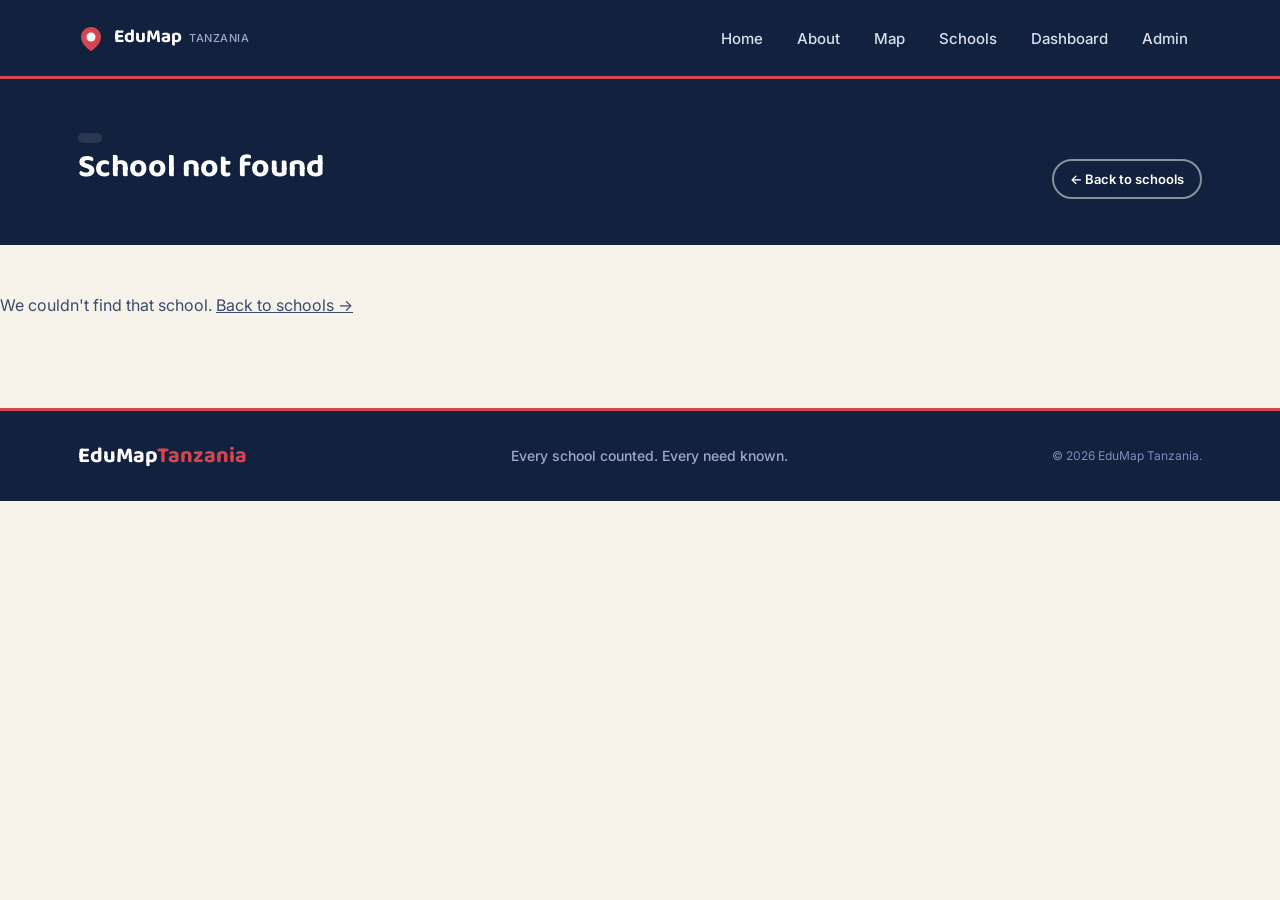
<file: school_details.html>
<!DOCTYPE html>
<html lang="en">
<head>
<meta charset="UTF-8">
<meta name="viewport" content="width=device-width, initial-scale=1.0">
<title>School profile</title>
<link rel="stylesheet" href="styles.css">
</head>
<body>
  <header class="site-header">
    <div class="wrap">
      <a class="brand" href="index.html">
        <svg class="brand-mark" width="26" height="26" viewBox="0 0 26 26" aria-hidden="true">
          <path d="M13 2C7.5 2 3 6.5 3 12c0 8 10 14 10 14s10-6 10-14c0-5.5-4.5-10-10-10z" fill="#D64550"/>
          <circle cx="13" cy="12" r="4.5" fill="#fff"/>
        </svg>
        <span class="brand-name">EduMap<span class="brand-sub">Tanzania</span></span>
      </a>
      <ul class="nav-links">
        <li><a href="index.html">Home</a></li>
        <li><a href="about.html">About</a></li>
        <li><a href="map.html">Map</a></li>
        <li><a href="schools.html">Schools</a></li>
        <li><a href="dashboard.html">Dashboard</a></li>
        <li><a href="admin.html">Admin</a></li>
      </ul>
    </div>
  </header>

  <!-- Everything below is filled in by JS once we know which
       school's id was passed in the URL, e.g.
       school_details.html?id=sch_001 -->
  <section class="detail-header">
    <div class="wrap">
      <div>
        <span class="status-badge mono" id="detail-status" style="background:rgba(255,255,255,0.1); color:#fff;"></span>
        <h1 id="detail-name">Loading…</h1>
        <div class="region" id="detail-region"></div>
      </div>
      <a href="schools.html" class="btn btn-ghost on-dark btn-sm">← Back to schools</a>
    </div>
  </section>

  <section class="page-body">
    <div class="wrap" id="detail-body" style="display:none;">

      <!-- key stats: the numbers a donor needs at a glance -->
      <div class="grid-3" style="margin-bottom:26px;">
        <div class="card card-pad stat-block">
          <div class="num" id="stat-ratio">—</div>
          <div class="lbl">Student : teacher ratio</div>
        </div>
        <div class="card card-pad stat-block">
          <div class="num" id="stat-classsize">—</div>
          <div class="lbl">Avg. students per class</div>
        </div>
        <div class="card card-pad stat-block">
          <div class="num" id="stat-latrine">—</div>
          <div class="lbl">Students per latrine</div>
        </div>
      </div>

      <div class="grid-2">
        <div>
          <div class="card card-pad" style="margin-bottom:22px;">
            <h3 style="font-size:16px;">About this school</h3>
            <p id="detail-desc"></p>
            <div style="display:flex; gap:22px; margin-top:16px; font-size:14px;">
              <span id="detail-water"></span>
              <span id="detail-electricity"></span>
            </div>
          </div>

          <div class="card card-pad">
            <h3 style="font-size:16px;">What this school needs</h3>
            <div id="detail-needs"></div>
          </div>
        </div>

        <div class="card card-pad">
          <h3 style="font-size:16px;">Recent activity</h3>
          <ul class="timeline" id="detail-activity"></ul>
        </div>
      </div>
    </div>

    <p id="not-found" style="display:none; color:var(--ink-soft);">
      We couldn't find that school. <a href="schools.html">Back to schools →</a>
    </p>
  </section>

  <!-- COMPACT FOOTER -->
  <footer class="site-footer-compact">
    <div class="wrap">
      <div class="footer-compact-content">
        <a class="footer-brand-compact" href="index.html">EduMap<span>Tanzania</span></a>
        <span class="footer-tagline-compact">Every school counted. Every need known.</span>
        <span class="footer-copy-compact">&copy; 2026 EduMap Tanzania.</span>
      </div>
    </div>
  </footer>

  <script src="data.js"></script>
  <script src="site.js"></script>
  <script>
    (async function () {
      const id = getQueryParam('id');
      const schools = await getSchools();
      const school = schools.find(s => s.id === id);

      if (!school) {
        document.getElementById('not-found').style.display = 'block';
        document.getElementById('detail-name').textContent = 'School not found';
        return;
      }

      const meta = statusMeta(school.status);

      document.title = school.name + " — EduMap Tanzania";
      document.getElementById('detail-name').textContent = school.name;
      document.getElementById('detail-region').textContent = school.region + " · last updated " + school.lastUpdated;

      const statusEl = document.getElementById('detail-status');
      statusEl.textContent = meta.label;
      statusEl.style.color = meta.color;

      document.getElementById('stat-ratio').textContent = ratio(school.students, school.teachers);
      document.getElementById('stat-classsize').textContent = Math.round(school.students / school.classrooms);
      document.getElementById('stat-latrine').textContent = school.latrinesPerStudents;

      document.getElementById('detail-desc').textContent = school.description;
      document.getElementById('detail-water').innerHTML =
        (school.water ? "✅" : "⚠️") + " Water access: " + (school.water ? "Available" : "Not available");
      document.getElementById('detail-electricity').innerHTML =
        (school.electricity ? "✅" : "⚠️") + " Electricity: " + (school.electricity ? "Available" : "Not available");

      const needsEl = document.getElementById('detail-needs');
      needsEl.innerHTML = school.needs.length
        ? school.needs.map(n => `<span class="need-tag"><span class="pin-dot"></span>${n}</span>`).join('')
        : `<span style="color:var(--ink-soft);">No urgent needs reported.</span>`;

      const activityEl = document.getElementById('detail-activity');
      activityEl.innerHTML = school.activity.length
        ? [...school.activity].reverse().map(a => `<li><span class="date">${a.date}</span>${a.note}</li>`).join('')
        : `<li style="color:var(--ink-soft);">No activity logged yet.</li>`;

      document.getElementById('detail-body').style.display = 'block';
    })();
  </script>
</body>
</html>
</file>
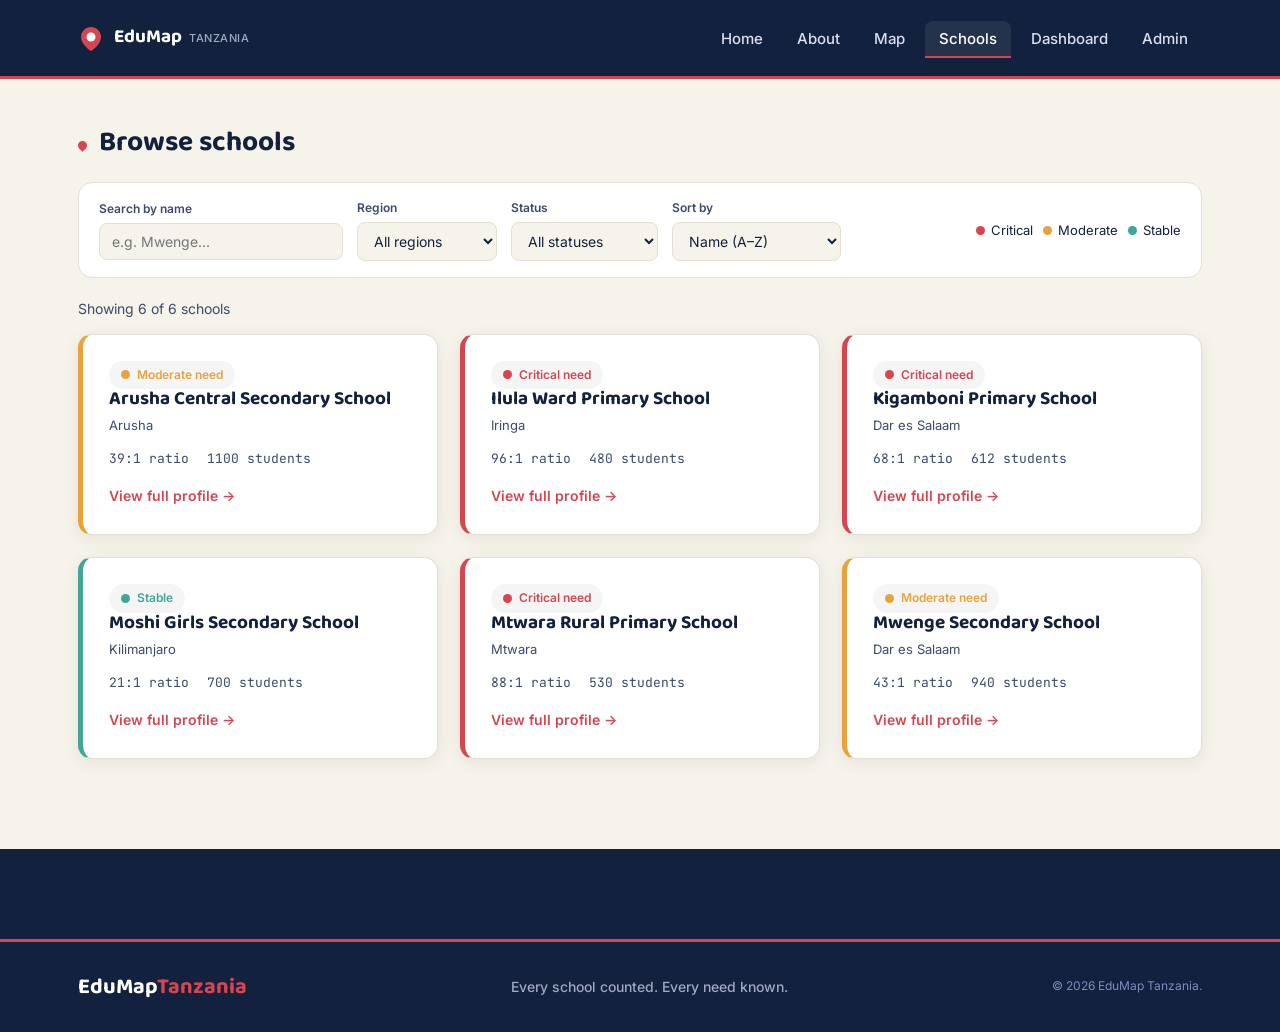
<file: schools.html>
<!DOCTYPE html>
<html lang="en">
<head>
<meta charset="UTF-8">
<meta name="viewport" content="width=device-width, initial-scale=1.0">
<title>Schools</title>
<link rel="stylesheet" href="styles.css">
</head>
<body>
  <header class="site-header">
    <div class="wrap">
      <a class="brand" href="index.html">
        <svg class="brand-mark" width="26" height="26" viewBox="0 0 26 26" aria-hidden="true">
          <path d="M13 2C7.5 2 3 6.5 3 12c0 8 10 14 10 14s10-6 10-14c0-5.5-4.5-10-10-10z" fill="#D64550"/>
          <circle cx="13" cy="12" r="4.5" fill="#fff"/>
        </svg>
        <span class="brand-name">EduMap<span class="brand-sub">Tanzania</span></span>
      </a>
      <ul class="nav-links">
        <li><a href="index.html">Home</a></li>
        <li><a href="about.html">About</a></li>
        <li><a href="map.html">Map</a></li>
        <li><a href="schools.html" aria-current="page">Schools</a></li>
        <li><a href="dashboard.html">Dashboard</a></li>
        <li><a href="admin.html">Admin</a></li>
      </ul>
    </div>
  </header>

  <section class="page-body">
    <div class="wrap">
      <div class="section-title"><span class="pin-dot"></span><h2>Browse schools</h2></div>

      <!-- FILTER BAR
           All controls are plain form elements. JS reads their
           current values and re-renders the list — no page
           reload needed. -->
      <div class="filter-bar">
        <div>
          <label for="search">Search by name</label>
          <input type="text" id="search" placeholder="e.g. Mwenge...">
        </div>
        <div>
          <label for="region-filter">Region</label>
          <select id="region-filter"><option value="">All regions</option></select>
        </div>
        <div>
          <label for="status-filter">Status</label>
          <select id="status-filter">
            <option value="">All statuses</option>
            <option value="critical">Critical need</option>
            <option value="moderate">Moderate need</option>
            <option value="stable">Stable</option>
          </select>
        </div>
        <div>
          <label for="sort-by">Sort by</label>
          <select id="sort-by">
            <option value="name">Name (A–Z)</option>
            <option value="urgency">Most urgent first</option>
            <option value="students">Most students first</option>
          </select>
        </div>
        <div class="filter-legend">
          <span><span class="status-dot" style="background:#D64550;"></span>Critical</span>
          <span><span class="status-dot" style="background:#E8A33D;"></span>Moderate</span>
          <span><span class="status-dot" style="background:#3FA796;"></span>Stable</span>
        </div>
      </div>

      <p id="result-count" style="color:var(--ink-soft); font-size:14px; margin-top:-10px;"></p>

      <!-- School cards are injected here by JS -->
      <div class="grid-3" id="school-grid"></div>
    </div>
  </section>

  <footer class="site-footer">
    <div class="wrap">
    </div>
  </footer>

  <script src="data.js"></script>
  <script src="site.js"></script>
  <script>
    let ALL_SCHOOLS = [];
    const STATUS_RANK = { critical: 0, moderate: 1, stable: 2 };

    // Builds one school card's HTML. Kept as its own function so
    // render() (below) can just map over an array and join.
    function schoolCardHTML(school) {
      const meta = statusMeta(school.status);
      return `
        <div class="card card-pad school-card" style="border-left-color:${meta.color};">
          <span class="status-badge" style="color:${meta.color};">
            <span class="status-dot" style="background:${meta.color};"></span>${meta.label}
          </span>
          <h3>${school.name}</h3>
          <div class="region">${school.region}</div>
          <div class="metrics">
            <span>${ratio(school.students, school.teachers)} ratio</span>
            <span>${school.students} students</span>
          </div>
          <a class="view-link" href="school_details.html?id=${school.id}">View full profile →</a>
        </div>`;
    }

    // Re-draws the grid based on the current filter/search/sort values.
    function render() {
      const q = document.getElementById('search').value.trim().toLowerCase();
      const region = document.getElementById('region-filter').value;
      const status = document.getElementById('status-filter').value;
      const sortBy = document.getElementById('sort-by').value;

      let filtered = ALL_SCHOOLS.filter(s => {
        const matchesQ = !q || s.name.toLowerCase().includes(q);
        const matchesRegion = !region || s.region === region;
        const matchesStatus = !status || s.status === status;
        return matchesQ && matchesRegion && matchesStatus;
      });

      if (sortBy === 'urgency') {
        filtered = filtered.slice().sort((a, b) => STATUS_RANK[a.status] - STATUS_RANK[b.status]);
      } else if (sortBy === 'students') {
        filtered = filtered.slice().sort((a, b) => b.students - a.students);
      } else {
        filtered = filtered.slice().sort((a, b) => a.name.localeCompare(b.name));
      }

      document.getElementById('school-grid').innerHTML =
        filtered.length ? filtered.map(schoolCardHTML).join('')
                        : `<p style="color:var(--ink-soft);">No schools match those filters.</p>`;
      document.getElementById('result-count').textContent =
        `Showing ${filtered.length} of ${ALL_SCHOOLS.length} schools`;
    }

    (async function init() {
      ALL_SCHOOLS = await getSchools();

      // Populate the region dropdown dynamically from whatever
      // regions actually exist in the data (so Admin-added
      // schools in a new region show up automatically).
      const regionSelect = document.getElementById('region-filter');
      [...new Set(ALL_SCHOOLS.map(s => s.region))].sort().forEach(r => {
        const opt = document.createElement('option');
        opt.value = r; opt.textContent = r;
        regionSelect.appendChild(opt);
      });

      // Re-render whenever any control changes.
      document.getElementById('search').addEventListener('input', render);
      regionSelect.addEventListener('change', render);
      document.getElementById('status-filter').addEventListener('change', render);
      document.getElementById('sort-by').addEventListener('change', render);

      render();
    })();
  </script>
  <!-- COMPACT FOOTER -->
  <footer class="site-footer-compact">
    <div class="wrap">
      <div class="footer-compact-content">
        <a class="footer-brand-compact" href="index.html">EduMap<span>Tanzania</span></a>
        <span class="footer-tagline-compact">Every school counted. Every need known.</span>
        <span class="footer-copy-compact">&copy; 2026 EduMap Tanzania.</span>
      </div>
    </div>
  </footer>

  </body>
</html>
</file>
<file: styles.css>
/* ============================================================
   EduMap — styles.css
   One stylesheet shared by every page (linked with
   <link rel="stylesheet" href="styles.css">) so the whole app
   looks like one product instead of seven different pages.

   DESIGN TOKENS
   -----------------------------------------------------------
   --ink      : deep navy from the EduMap logo — headings, nav,
                and the "serious data" bands (dashboard header,
                stat band, detail banners)
   --paper    : warm, light background for marketing sections —
                not pure white, so long reads feel less clinical
   --coral    : the red map-pin from the logo — used ONLY for
                "critical" status and primary actions, so it
                stays meaningful instead of decorative
   --amber    : "moderate" status + the eyebrow badge accent
   --teal     : "stable" status
   --line     : hairline borders

   TYPE
   -----------------------------------------------------------
   Baloo 2        = display face (headings) — rounded, warm,
                    reads as approachable rather than corporate,
                    which matters for a schools/education product
   Inter          = body face — reads well at small sizes
   JetBrains Mono = utility face for numbers/stats, so every
                    ratio, count, and % reads like a data readout
   ============================================================ */

@import url('https://fonts.googleapis.com/css2?family=Baloo+2:wght@500;600;700;800&family=Inter:wght@400;500;600&family=JetBrains+Mono:wght@500;600&display=swap');

:root {
  --ink: #12213D;
  --ink-soft: #3C4A6B;
  --paper: #F6F3EA;
  --paper-raised: #FFFFFF;
  --coral: #D64550;
  --coral-dark: #B5333D;
  --amber: #E8A33D;
  --amber-text: #8F5D14; /* darker variant for text on light backgrounds — the base amber fails WCAG contrast as text */
  --teal: #3FA796;
  --line: #E3DFD2;
  --radius: 14px;
  --radius-lg: 22px;
  --shadow: 0 4px 18px rgba(18, 33, 61, 0.07);
  --shadow-lg: 0 18px 46px rgba(18, 33, 61, 0.16);
  --font-display: 'Baloo 2', sans-serif;
  --font-body: 'Inter', sans-serif;
  --font-mono: 'JetBrains Mono', monospace;
}

* { box-sizing: border-box; }

html { scroll-behavior: smooth; }

body {
  margin: 0;
  font-family: var(--font-body);
  background: var(--paper);
  color: var(--ink);
  line-height: 1.55;
}

h1, h2, h3, h4 {
  font-family: var(--font-display);
  color: var(--ink);
  margin: 0 0 0.4em;
  line-height: 1.15;
}

p { margin: 0 0 1em; }
p:last-child { margin-bottom: 0; }

a { color: inherit; }

.mono { font-family: var(--font-mono); }
.eyebrow-label { font-size: 13px; font-weight: 700; letter-spacing: 0.06em; text-transform: uppercase; color: var(--ink-soft); }

/* ---------- layout helpers ---------- */
.wrap {
  max-width: 1180px;
  margin: 0 auto;
  padding: 0 28px;
}

.page-body { padding: 48px 0 90px; }
.band { padding: 76px 0; }

/* ---------- signature: pin-dot marker ----------
   The logo's map pin becomes a recurring bullet used in nav
   dividers, list markers, and the activity timeline — a small
   consistent motif tying every page back to "location". */
.pin-dot {
  display: inline-block;
  width: 9px;
  height: 9px;
  border-radius: 50% 50% 50% 0;
  transform: rotate(-45deg);
  background: var(--coral);
  flex-shrink: 0;
}

/* ---------- header / nav ---------- */
.site-header {
  position: sticky;
  top: 0;
  z-index: 30;
  background: var(--ink);
  border-bottom: 3px solid var(--coral);
}
.site-header .wrap {
  position: relative;
  display: flex;
  align-items: center;
  justify-content: space-between;
  height: 76px;
}
.brand {
  display: flex;
  align-items: center;
  gap: 10px;
  text-decoration: none;
}
.brand-mark { flex-shrink: 0; }
.brand-name {
  font-family: var(--font-display);
  font-weight: 700;
  font-size: 19px;
  color: #fff;
  display: flex;
  align-items: baseline;
  gap: 7px;
}
.brand-sub {
  font-family: var(--font-body);
  font-weight: 500;
  font-size: 11px;
  color: #9FA8C4;
  text-transform: uppercase;
  letter-spacing: 0.05em;
}
.nav-links {
  display: flex;
  align-items: center;
  gap: 6px;
  list-style: none;
  margin: 0;
  padding: 0;
}
.nav-links a {
  color: #D9DFEF;
  text-decoration: none;
  font-size: 15px;
  font-weight: 500;
  padding: 8px 14px;
  border-radius: 8px;
  transition: 0.2s;
}
.nav-links a:hover,
.nav-links a[aria-current="page"] {
  color: #fff;
  background: rgba(255,255,255,0.08);
}
.nav-links a[aria-current="page"] { border-bottom: 2px solid var(--coral); border-radius: 8px 8px 0 0; }

/* hamburger toggle — hidden on desktop, shown under 880px (see
   responsive section). Built by site.js so it only exists where
   JS can actually drive it. */
.nav-toggle {
  display: none;
  flex-direction: column;
  justify-content: center;
  gap: 5px;
  width: 40px;
  height: 40px;
  background: transparent;
  border: none;
  cursor: pointer;
  padding: 0;
}
.nav-toggle span {
  display: block;
  width: 22px;
  height: 2px;
  background: #fff;
  border-radius: 2px;
  transition: transform 0.2s, opacity 0.2s;
}
.nav-toggle.is-open span:nth-child(1) { transform: translateY(7px) rotate(45deg); }
.nav-toggle.is-open span:nth-child(2) { opacity: 0; }
.nav-toggle.is-open span:nth-child(3) { transform: translateY(-7px) rotate(-45deg); }

/* ---------- buttons ---------- */
.btn {
  display: inline-flex;
  align-items: center;
  gap: 8px;
  font-family: var(--font-body);
  font-weight: 600;
  font-size: 15px;
  padding: 12px 22px;
  border-radius: 999px;
  border: 2px solid transparent;
  cursor: pointer;
  text-decoration: none;
  transition: 0.2s;
}
.btn-primary { background: var(--coral); color: #fff; }
.btn-primary:hover { background: var(--coral-dark); transform: translateY(-1px); }
.btn-ghost { background: transparent; border-color: var(--ink); color: var(--ink); }
.btn-ghost:hover { background: var(--ink); color: #fff; }
.btn-ghost.on-dark { border-color: rgba(255,255,255,0.5); color: #fff; }
.btn-ghost.on-dark:hover { background: rgba(255,255,255,0.12); }
.btn-sm { padding: 8px 16px; font-size: 13px; }
.btn-danger { background: #fff; color: var(--coral); border-color: var(--coral); }
.btn-danger:hover { background: var(--coral); color: #fff; }

/* ---------- hero ---------- */
/* ========== HERO SLIDESHOW ========== */

.hero {
  position: relative;          /* important so the slideshow can sit behind the content */
  overflow: hidden;
  /* keep whatever padding / min-height you already have */
}

/* The container that holds all the background images */
.slideshow {
  position: absolute;
  inset: 0;                    /* top:0; right:0; bottom:0; left:0; */
  z-index: 0;                  /* sits behind the text content */
}

/* Each individual slide */
.slideshow .slide {
  position: absolute;
  inset: 0;
  background-size: cover;
  background-position: center;
  background-repeat: no-repeat;
  opacity: 0;
  transition: opacity 1.2s ease-in-out;
  z-index: 0;
}

/* The currently visible slide */
.slideshow .slide.active {
  opacity: 1;
  z-index: 1;
}

/* Make sure the real content (text, buttons, pin-cluster) stays above the images */
.hero .wrap {
  position: relative;
  z-index: 2;
}

/* Dark overlay for readability */

.hero::after {
    content: "";
    position: absolute;
    inset: 0;
    background: linear-gradient(rgba(18, 33, 61, 0.75), rgba(18, 33, 61, 0.75));
    z-index: 1;
}

/* Put the text above the slideshow */

.hero .wrap {
    position: relative;
    z-index: 2;
}

/* Make hero text white */

.hero h1,
.hero p,
.hero .eyebrow {
    color: white;
}
.hero {
  position: relative;
  overflow: hidden;
  color: var(--ink);
  padding: 90px 0 70px;
}
/* topographic dot-grid, echoing a map, kept faint so it's texture not noise */
.hero::before {
  content: "";
  position: absolute;
  inset: 0;
  background-image: radial-gradient(rgba(18,33,61,0.05) 1.5px, transparent 1.5px);
  background-size: 26px 26px;
  mask-image: radial-gradient(ellipse at 70% 30%, black 10%, transparent 70%);
}
.hero .wrap { position: relative; display: grid; grid-template-columns: 1.1fr 0.9fr; gap: 50px; align-items: center; }
.eyebrow {
  display: inline-flex;
  align-items: center;
  gap: 8px;
  font-size: 13px;
  font-weight: 700;
  letter-spacing: 0.06em;
  text-transform: uppercase;
  color: var(--amber-text);
  background: rgba(232,163,61,0.1);
  border: 1px solid rgba(232,163,61,0.35);
  padding: 8px 18px;
  border-radius: 999px;
  margin-bottom: 18px;
}
.hero h1 { 
  font-size: clamp(32px, 4.6vw, 46px); 
  max-width: 15ch; 
  color: #FFFFFF !important; 
  text-shadow: 0 2px 4px rgba(0, 0, 0, 0.6); 
}

.hero p.lead { 
  font-size: 18px; 
  color: #F1F5F9 !important; 
  max-width: 46ch; 
  margin: 18px 0 30px; 
  text-shadow: 0 1px 3px rgba(0, 0, 0, 0.6); 
}

.hero-actions { display: flex; gap: 14px; flex-wrap: wrap; }

/* small stat pills inside hero */
.stat-row { display: flex; gap: 26px; margin-top: 40px; flex-wrap: wrap; }
.stat-row .stat-num { 
  font-family: var(--font-mono); 
  font-size: 26px; 
  font-weight: 600; 
  color: #FFFFFF !important; 
  text-shadow: 0 1px 3px rgba(0, 0, 0, 0.6); 
}
.stat-row .stat-label { 
  font-size: 13px; 
  color: #CBD5E1 !important; 
  text-shadow: 0 1px 3px rgba(0, 0, 0, 0.6); 
}

/* schematic pin-cluster graphic used in hero (pure CSS/SVG, no
   stock image) — a few nodes connecting to a central marker,
   representing "scattered schools becoming a visible network".
   This is EduMap's one signature moment: on load, the lines and
   nodes assemble in sequence (see keyframes below), turning the
   product's actual thesis into a two-second animation instead of
   a static illustration. */
.pin-cluster { 
  position: relative; 
  height: 320px; 
  filter: drop-shadow(0 0 12px rgba(0, 0, 0, 0.6)); 
}
.pin-cluster svg { width: 100%; height: 100%; }

/* High-contrast pin lines and nodes */
.pin-cluster line, 
.pin-cluster path[stroke] {
  stroke: #FFFFFF !important;
  stroke-width: 2.5px !important;
}

.pin-cluster circle {
  filter: drop-shadow(0 0 6px rgba(255, 255, 255, 0.9));
}

@media (prefers-reduced-motion: no-preference) {
  .net-line { opacity: 0; animation: net-line-in 0.6s ease forwards; }
  .net-node {
    opacity: 0;
    transform-box: fill-box;
    transform-origin: center;
    animation: net-node-in 0.45s ease forwards;
  }
  .net-pin-shape {
    opacity: 0;
    transform-box: fill-box;
    transform-origin: center;
    animation: net-pin-in 0.55s ease forwards;
  }
  .net-pin-core {
    opacity: 0;
    transform-box: fill-box;
    transform-origin: center;
    animation: net-node-in 0.4s ease forwards;
  }

  @keyframes net-line-in { to { opacity: 1; } }
  @keyframes net-node-in { from { opacity: 0; transform: scale(0.3); } to { opacity: 1; transform: scale(1); } }
  @keyframes net-pin-in { from { opacity: 0; transform: translateY(-16px) scale(0.85); } to { opacity: 1; transform: translateY(0) scale(1); } }
}

/* ---------- generic section ---------- */
.section-title { display: flex; align-items: baseline; gap: 12px; margin-bottom: 12px; }
.section-title h2 { font-size: clamp(22px, 3vw, 28px); }
.section-title .pin-dot { margin-bottom: 4px; }
.section-lead { max-width: 62ch; color: var(--ink-soft); margin: 0 0 32px; }

/* scroll reveal: elements fade/rise into place as the page is
   scrolled (driven by site.js via IntersectionObserver). Reduced
   to a no-op for reduced-motion users, who just see the final
   state immediately. */
[data-reveal] {
  opacity: 0;
  transform: translateY(18px);
  transition: opacity 0.7s ease, transform 0.7s ease;
}
[data-reveal].is-visible { opacity: 1; transform: translateY(0); }

[data-reveal-stagger] > * {
  opacity: 0;
  transform: translateY(18px);
  transition: opacity 0.6s ease, transform 0.6s ease;
}
[data-reveal-stagger].is-visible > * { opacity: 1; transform: translateY(0); }
[data-reveal-stagger].is-visible > *:nth-child(2) { transition-delay: 0.08s; }
[data-reveal-stagger].is-visible > *:nth-child(3) { transition-delay: 0.16s; }
[data-reveal-stagger].is-visible > *:nth-child(4) { transition-delay: 0.24s; }

/* ---------- pill list (mission-style rows, e.g. "How EduMap works") ---------- */
.pill-list { display: flex; flex-direction: column; gap: 14px; }
.pill-row {
  display: flex;
  align-items: flex-start;
  gap: 18px;
  background: var(--paper-raised);
  border: 1px solid var(--line);
  border-radius: var(--radius-lg);
  padding: 24px 28px;
}
.pill-row .step-num {
  flex-shrink: 0;
  width: 34px; height: 34px;
  border-radius: 50%;
  background: var(--ink);
  color: #fff;
  font-family: var(--font-mono);
  font-size: 14px;
  font-weight: 600;
  display: flex; align-items: center; justify-content: center;
}
.pill-row h3 { font-size: 18px; margin-bottom: 6px; }
.pill-row p { margin: 0; color: var(--ink-soft); }

/* ---------- cards ---------- */
.card {
  background: var(--paper-raised);
  border: 1px solid var(--line);
  border-radius: var(--radius);
  box-shadow: var(--shadow);
}
.card-pad { padding: 26px; }

.grid-3 { display: grid; grid-template-columns: repeat(3, 1fr); gap: 22px; }
.grid-2 { display: grid; grid-template-columns: repeat(2, 1fr); gap: 22px; }

/* ---------- stat band: live numbers computed from real tracked
   schools (never hardcoded), shown on a dark band so the home
   page has rhythm instead of being cream top-to-bottom ---------- */
.stat-band { background: var(--ink); color: #fff; }
.stat-band .section-lead { color: #9FA8C4; }
.stat-band h2 { color: #fff; }
.stat-band .eyebrow-label { color: #9FA8C4; }
.stat-grid { display: grid; grid-template-columns: repeat(4, 1fr); gap: 22px; margin-top: 30px; }
.stat-tile {
  border-top: 3px solid var(--coral);
  padding-top: 16px;
}
.stat-tile:nth-child(2) { border-top-color: var(--amber); }
.stat-tile:nth-child(3) { border-top-color: var(--teal); }
.stat-tile:nth-child(4) { border-top-color: #7C8DBF; }
.stat-tile .big-num { font-family: var(--font-mono); font-size: clamp(28px, 3.4vw, 42px); font-weight: 600; }
.stat-tile .big-lbl { font-size: 14px; color: #9FA8C4; margin-top: 6px; }
.stat-band .fine-print { font-size: 13px; color: #7C8DBF; margin-top: 34px; }

/* ---------- spotlight: a single real school's profile teased on
   the home page — proof the data is real, not filler copy ---------- */
.spotlight {
  display: grid;
  grid-template-columns: 1fr 1fr;
  border: 1px solid var(--line);
  border-radius: var(--radius-lg);
  overflow: hidden;
  background: var(--paper-raised);
  box-shadow: var(--shadow-lg);
}
.spotlight-info { padding: 42px; }
.spotlight-info .region { color: var(--ink-soft); font-size: 14px; margin-bottom: 18px; }
.spotlight-visual {
  position: relative;
  overflow: hidden;
  background: var(--ink);
  color: #fff;
  padding: 42px;
  display: flex;
  flex-direction: column;
  justify-content: center;
  gap: 22px;
}
.spotlight-visual::before {
  content: "";
  position: absolute;
  inset: 0;
  background-image: radial-gradient(rgba(255,255,255,0.06) 1.5px, transparent 1.5px);
  background-size: 22px 22px;
}
.spotlight-stat { position: relative; }
.spotlight-stat .num { font-family: var(--font-mono); font-size: 32px; font-weight: 600; }
.spotlight-stat .lbl { font-size: 13px; color: #9FA8C4; }

/* ---------- audience: three ways to act, one CTA each ---------- */
.audience-grid { display: grid; grid-template-columns: repeat(3, 1fr); gap: 22px; }
.audience-card {
  display: flex;
  flex-direction: column;
  gap: 14px;
  transition: transform 0.15s, box-shadow 0.15s;
}
.audience-card:hover { transform: translateY(-3px); box-shadow: var(--shadow-lg); }
.audience-card .badge {
  align-self: flex-start;
  font-size: 12px;
  font-weight: 700;
  letter-spacing: 0.04em;
  text-transform: uppercase;
  color: var(--coral-dark);
  background: rgba(214,69,80,0.08);
  padding: 5px 12px;
  border-radius: 999px;
}
.audience-card h3 { font-size: 19px; }
.audience-card p { color: var(--ink-soft); flex-grow: 1; }
.audience-card a.view-link { font-size: 14px; font-weight: 600; color: var(--coral); text-decoration: none; }

/* ---------- status badge (color meaning is fixed app-wide) ---------- */
.status-badge {
  display: inline-flex;
  align-items: center;
  gap: 7px;
  font-size: 12px;
  font-weight: 600;
  padding: 5px 12px;
  border-radius: 999px;
  background: rgba(0,0,0,0.04);
}
.status-dot { width: 9px; height: 9px; border-radius: 50%; }

/* ---------- school card (schools.html) ---------- */
.school-card {
  border-left: 5px solid var(--line);
  transition: transform 0.15s, box-shadow 0.15s;
}
.school-card:hover { transform: translateY(-3px); box-shadow: 0 10px 26px rgba(18,33,61,0.12); }
.school-card h3 { font-size: 19px; margin-bottom: 4px; }
.school-card .region { font-size: 13px; color: var(--ink-soft); margin-bottom: 14px; }
.school-card .metrics { display: flex; gap: 18px; margin: 14px 0; font-family: var(--font-mono); font-size: 13px; color: var(--ink-soft); }
.school-card a.view-link { font-size: 14px; font-weight: 600; color: var(--coral); text-decoration: none; }

/* ---------- filter bar ---------- */
.filter-bar {
  display: flex;
  gap: 14px;
  flex-wrap: wrap;
  align-items: center;
  background: var(--paper-raised);
  border: 1px solid var(--line);
  border-radius: var(--radius);
  padding: 16px 20px;
  margin-bottom: 30px;
}
.filter-bar input[type="text"],
.filter-bar select {
  font-family: var(--font-body);
  font-size: 14px;
  padding: 9px 12px;
  border-radius: 8px;
  border: 1px solid var(--line);
  background: var(--paper);
  color: var(--ink);
}
.filter-bar label { font-size: 12px; font-weight: 600; color: var(--ink-soft); display: block; margin-bottom: 4px; }
.filter-legend { display: flex; gap: 10px; margin-left: auto; font-size: 13px; flex-wrap: wrap; }
.filter-legend span { display: inline-flex; align-items: center; gap: 6px; }

/* standalone toggle-button style, used by the map legend buttons
   (each button carries this class directly — it doesn't rely on
   being nested inside a particular container) */
.legend-toggle {
  display: inline-flex; align-items: center; gap: 7px;
  font-family: var(--font-body); font-size: 13px; font-weight: 600; color: var(--ink-soft);
  background: var(--paper-raised); border: 1px solid var(--line); border-radius: 999px;
  padding: 7px 14px; cursor: pointer; transition: 0.15s;
}
.legend-toggle[aria-pressed="false"] { opacity: 0.4; }
.legend-toggle:hover { border-color: var(--ink-soft); }

/* ---------- detail page ---------- */
.detail-header {
  background: var(--ink);
  color: #fff;
  padding: 46px 0;
}
.detail-header .wrap { display: flex; justify-content: space-between; align-items: flex-end; flex-wrap: wrap; gap: 18px; }
.detail-header h1 { color: #fff; font-size: 32px; max-width: 20ch; }
.detail-header .region { color: #9FA8C4; font-size: 14px; }

.stat-block { text-align: left; }
.stat-block .num { font-family: var(--font-mono); font-size: 30px; font-weight: 600; }
.stat-block .lbl { font-size: 13px; color: var(--ink-soft); }

.need-tag {
  display: inline-flex;
  align-items: center;
  gap: 7px;
  background: rgba(214,69,80,0.08);
  color: var(--coral-dark);
  border: 1px solid rgba(214,69,80,0.25);
  font-size: 13px;
  font-weight: 600;
  padding: 6px 13px;
  border-radius: 999px;
  margin: 4px 6px 0 0;
}

/* activity timeline: pin-dots down a dotted line — the recurring
   motif. Reused as-is for the About page roadmap, since a roadmap
   and an activity log are both "things in chronological order". */
.timeline { list-style: none; margin: 0; padding: 0; border-left: 2px dotted var(--line); }
.timeline li { position: relative; padding: 0 0 22px 22px; }
.timeline li::before {
  content: "";
  position: absolute;
  left: -6px; top: 4px;
  width: 10px; height: 10px;
  border-radius: 50%;
  background: var(--coral);
  border: 2px solid var(--paper-raised);
}
.timeline li:last-child { padding-bottom: 0; }
.timeline .date { font-family: var(--font-mono); font-size: 12px; color: var(--ink-soft); display: block; margin-bottom: 3px; }
.timeline h3 { font-size: 16px; margin-bottom: 4px; }

/* ---------- about page ---------- */
.split { display: grid; grid-template-columns: 1fr 1fr; gap: 26px; align-items: start; }
.pull-quote {
  border-left: 4px solid var(--coral);
  padding: 4px 0 4px 22px;
  font-family: var(--font-display);
  font-size: 21px;
  color: var(--ink);
  margin: 0;
}
.pull-quote cite { display: block; font-family: var(--font-body); font-size: 13px; font-weight: 600; color: var(--ink-soft); font-style: normal; margin-top: 10px; }

/* ---------- forms (admin) ---------- */
.form-grid { display: grid; grid-template-columns: 1fr 1fr; gap: 18px; }
.field { display: flex; flex-direction: column; gap: 6px; }
.field.full { grid-column: 1 / -1; }
.field label { font-size: 13px; font-weight: 600; color: var(--ink-soft); }
.field input, .field select, .field textarea {
  font-family: var(--font-body);
  font-size: 14px;
  padding: 10px 12px;
  border: 1px solid var(--line);
  border-radius: 8px;
  background: var(--paper);
  color: var(--ink);
}
.field textarea { resize: vertical; min-height: 70px; }
.checkbox-row { display: flex; gap: 22px; align-items: center; }
.checkbox-row label { display: flex; align-items: center; gap: 8px; font-size: 14px; font-weight: 500; color: var(--ink); }

.admin-table { width: 100%; border-collapse: collapse; font-size: 14px; }
.admin-table th { text-align: left; font-size: 12px; text-transform: uppercase; letter-spacing: 0.04em; color: var(--ink-soft); padding: 10px 12px; border-bottom: 1px solid var(--line); }
.admin-table td { padding: 12px; border-bottom: 1px solid var(--line); vertical-align: middle; }
.admin-table tr:hover td { background: rgba(18,33,61,0.02); }
.row-actions { display: flex; gap: 8px; }
.admin-empty { color: var(--ink-soft); text-align: center; padding: 20px 0; }

/* ---------- dashboard ---------- */
.kpi-row { display: grid; grid-template-columns: repeat(4, 1fr); gap: 18px; margin-bottom: 30px; }
.kpi { padding: 20px 22px; }
.kpi .num { font-family: var(--font-mono); font-size: 30px; font-weight: 600; }
.kpi .lbl { font-size: 13px; color: var(--ink-soft); margin-top: 4px; }
.chart-grid { display: grid; grid-template-columns: 1.3fr 1fr; gap: 22px; margin-bottom: 22px; }
.chart-card h3 { font-size: 15px; margin-bottom: 16px; }
.chart-card canvas { max-height: 260px; }

/* ============================================================
   FOOTER — project identity + team
   ============================================================ */

.site-footer {
  background: var(--ink);
  color: #9FA8C4;
  padding: 64px 0 26px;
  font-size: 14px;
}

.site-footer .wrap {
  display: block;
}

/* ---------- top footer area ---------- */

.footer-top {
  display: grid;
  grid-template-columns: 0.85fr 1.15fr;
  gap: 70px;
  padding-bottom: 48px;
  border-bottom: 1px solid rgba(255,255,255,0.10);
}

/* ---------- project identity ---------- */

.footer-about {
  max-width: 390px;
}

.footer-brand {
  display: inline-flex;
  align-items: baseline;
  gap: 7px;
  font-family: var(--font-display);
  font-size: 25px;
  font-weight: 700;
  color: #fff;
  text-decoration: none;
  margin-bottom: 10px;
}

.footer-brand span {
  font-family: var(--font-body);
  font-size: 11px;
  font-weight: 600;
  letter-spacing: 0.08em;
  text-transform: uppercase;
  color: #9FA8C4;
}

.footer-about > p:not(.footer-description) {
  color: #D9DFEF;
  font-size: 15px;
  margin-bottom: 22px;
}

.footer-description {
  color: #9FA8C4;
  line-height: 1.7;
  max-width: 42ch;
}

/* ---------- team ---------- */

.footer-team h3 {
  color: #fff;
  font-family: var(--font-display);
  font-size: 20px;
  margin-bottom: 24px;
}

.team-list {
  display: grid;
  grid-template-columns: repeat(2, 1fr);
  gap: 24px 34px;
}

.team-member {
  display: flex;
  align-items: flex-start;
  gap: 13px;
  min-width: 0;
}

/* initials circle */

.team-avatar {
  width: 52px;
  height: 52px;
  min-width: 52px;
  border-radius: 50%;
  overflow: hidden;
  background: var(--coral);
  display: flex;
  align-items: center;
  justify-content: center;
  flex-shrink: 0;
}

.team-avatar img {
  width: 100%;
  height: 100%;
  object-fit: cover;
  display: block;
}

/* member name */

.team-member strong {
  display: block;
  color: #fff;
  font-size: 14px;
  font-weight: 600;
  margin-bottom: 3px;
}

/* member role */

.team-member > div:last-child > span {
  display: block;
  color: #9FA8C4;
  font-size: 12px;
  line-height: 1.4;
}

/* social links */

.team-socials {
  display: flex;
  align-items: center;
  gap: 12px;
  margin-top: 9px;
}

.team-socials a {
  color: #D9DFEF;
  font-size: 12px;
  font-weight: 500;
  text-decoration: none;
  transition: color 0.2s, transform 0.2s;
}

.team-socials a:hover {
  color: #fff;
  transform: translateY(-1px);
}

/* little separator between social links */

.team-socials a + a::before {
  content: "·";
  color: #667392;
  margin-right: 12px;
}

/* ---------- bottom footer bar ---------- */

.footer-bottom {
  display: flex;
  justify-content: space-between;
  align-items: center;
  gap: 15px;
  padding-top: 22px;

  color: #7C8DBF;
  font-size: 12px;
}

.footer-bottom span:last-child {
  text-align: right;
}

/* ---------- responsive footer ---------- */

@media (max-width: 880px) {

  .footer-top {
    grid-template-columns: 1fr;
    gap: 42px;
  }

  .footer-about {
    max-width: 520px;
  }

  .team-list {
    grid-template-columns: 1fr;
    gap: 22px;
  }

  .footer-bottom {
    flex-direction: column;
    align-items: flex-start;
    gap: 7px;
  }

  .footer-bottom span:last-child {
    text-align: left;
  }
}
/* ---------- footer identity ---------- */

.footer-about {
  max-width: 360px;
}

.footer-brand {
  display: inline-block;
  font-family: var(--font-display);
  font-size: 27px;
  font-weight: 700;
  color: #fff;
  text-decoration: none;
  margin-bottom: 12px;
}

.footer-brand span {
  color: var(--coral);
}

.footer-about > p:first-of-type {
  color: #fff;
  font-size: 16px;
  font-weight: 600;
  margin-bottom: 12px;
}

.footer-description {
  color: #9FA8C4;
  line-height: 1.7;
  max-width: 34ch;
}

/* ---------- team ---------- */

.footer-team h3 {
  color: #fff;
  font-family: var(--font-display);
  font-size: 21px;
  margin-bottom: 24px;
}

.team-list {
  display: grid;
  grid-template-columns: repeat(2, 1fr);
  gap: 18px;
}

.team-member {
  display: flex;
  align-items: center;
  gap: 14px;
  padding: 16px;
  border: 1px solid rgba(255,255,255,0.09);
  border-radius: var(--radius);
  background: rgba(255,255,255,0.035);
  transition: transform 0.2s ease, background 0.2s ease;
}

.team-member:hover {
  transform: translateY(-3px);
  background: rgba(255,255,255,0.07);
}

.team-avatar {
  width: 46px;
  height: 46px;
  flex-shrink: 0;
  display: flex;
  align-items: center;
  justify-content: center;
  border-radius: 50%;
  background: var(--coral);
  color: #fff;
  font-family: var(--font-mono);
  font-size: 13px;
  font-weight: 600;
}

.team-member strong {
  display: block;
  color: #fff;
  font-size: 14px;
  margin-bottom: 3px;
}

.team-member > div:last-child > span {
  display: block;
  color: #9FA8C4;
  font-size: 12px;
  margin-bottom: 7px;
}

/* ---------- social links ---------- */

.team-socials {
  display: flex;
  gap: 12px;
}

.team-socials a {
  color: #C8D0E3;
  font-size: 11px;
  font-weight: 600;
  text-decoration: none;
  transition: color 0.2s ease;
}

.team-socials a:hover {
  color: #fff;
}

/* ---------- bottom bar ---------- */

.footer-bottom {
  display: flex;
  justify-content: space-between;
  align-items: center;
  gap: 15px;
  padding-top: 24px;
  border-top: 1px solid rgba(255,255,255,0.1);
  color: #7C8DBF;
  font-size: 12px;
}

/* ---------- footer responsive ---------- */

@media (max-width: 880px) {
  .footer-top {
    grid-template-columns: 1fr;
    gap: 42px;
  }

  .team-list {
    grid-template-columns: 1fr;
  }
}

@media (max-width: 520px) {
  .footer-bottom {
    flex-direction: column;
    align-items: flex-start;
  }
}

/* ---------- map page ---------- */
#map { 
  height: 560px; 
  width: 100%; 
  border-radius: var(--radius); 
  border: 1px solid var(--line);
  position: sticky; 
  top: 76px; 
  z-index: 10; 
  background: var(--paper-raised);
}
.map-legend { display: flex; gap: 20px; margin: 16px 0 28px; font-size: 13px; }
.map-legend span { display: inline-flex; align-items: center; gap: 7px; }

/* ---------- toast (used by Admin after save/delete) ---------- */
.toast {
  position: fixed;
  left: 50%;
  bottom: 26px;
  transform: translate(-50%, 20px);
  background: var(--ink);
  color: #fff;
  padding: 12px 24px;
  border-radius: 999px;
  font-size: 14px;
  font-weight: 600;
  box-shadow: var(--shadow-lg);
  opacity: 0;
  pointer-events: none;
  transition: opacity 0.25s, transform 0.25s;
  z-index: 50;
}
.toast.is-visible { opacity: 1; transform: translate(-50%, 0); }
.toast-danger { background: var(--coral-dark); }

/* ---------- responsive ---------- */
@media (max-width: 880px) {
  .nav-toggle { display: flex; }
  .nav-links {
    display: none;
    position: absolute;
    top: 76px;
    left: 0;
    right: 0;
    flex-direction: column;
    align-items: stretch;
    gap: 0;
    background: var(--ink);
    padding: 8px 20px 18px;
    border-bottom: 3px solid var(--coral);
  }
  .nav-links.is-open { display: flex; }
  .nav-links a { padding: 14px 6px; border-radius: 0; border-bottom: 1px solid rgba(255,255,255,0.08); }
  .nav-links a[aria-current="page"] { border-bottom: 1px solid var(--coral); border-radius: 0; }

  .hero .wrap { grid-template-columns: 1fr; }
  .pin-cluster { height: 220px; }
  .grid-3, .grid-2, .form-grid, .kpi-row, .chart-grid,
  .stat-grid, .audience-grid, .split { grid-template-columns: 1fr; }
  .stat-grid { gap: 30px; }
  .spotlight { grid-template-columns: 1fr; }
}

/* respect reduced-motion preference */
@media (prefers-reduced-motion: reduce) {
  html { scroll-behavior: auto; }
  .school-card, .audience-card { transition: none; }
  [data-reveal], [data-reveal-stagger] > * { opacity: 1; transform: none; transition: none; }
}

/* visible keyboard focus everywhere */
a:focus-visible, button:focus-visible, input:focus-visible, select:focus-visible, textarea:focus-visible {
  outline: 3px solid var(--amber);
  outline-offset: 2px;
}
/* ---------- FOOTER FINAL OVERRIDE ---------- */

.site-footer .wrap {
  display: block;
}

.footer-top {
  display: grid;
  grid-template-columns: 0.85fr 1.15fr;
  gap: 70px;
  padding-bottom: 48px;
  border-bottom: 1px solid rgba(255,255,255,0.10);
}

.footer-bottom {
  display: flex;
  justify-content: space-between;
  align-items: center;
  gap: 15px;
  padding-top: 22px;
}

.team-list {
  display: grid;
  grid-template-columns: repeat(2, 1fr);
  gap: 24px 34px;
}

.team-member {
  display: flex;
  align-items: flex-start;
  gap: 13px;
}

.team-avatar {
  width: 42px;
  height: 42px;
  flex: 0 0 42px;
  display: flex;
  align-items: center;
  justify-content: center;
  border-radius: 50%;
  background: rgba(214,69,80,0.14);
  border: 1px solid rgba(214,69,80,0.35);
  color: #fff;
  font-family: var(--font-mono);
  font-size: 12px;
  font-weight: 600;
}

.team-member strong {
  display: block;
  color: #fff;
  font-size: 14px;
  margin-bottom: 3px;
}

.team-member > div:last-child > span {
  display: block;
  color: #9FA8C4;
  font-size: 12px;
}

.team-socials {
  display: flex;
  gap: 12px;
  margin-top: 9px;
}

.team-socials a {
  color: #D9DFEF;
  font-size: 12px;
  text-decoration: none;
}

.team-socials a:hover {
  color: #fff;
}

@media (max-width: 880px) {
  .footer-top {
    grid-template-columns: 1fr;
    gap: 42px;
  }

  .team-list {
    grid-template-columns: 1fr;
  }

  .footer-bottom {
    flex-direction: column;
    align-items: flex-start;
  }
}
/* ============================================================
   TEAM FOOTER — FINAL LAYOUT
   ============================================================ */

.footer-top {
  display: grid;
  grid-template-columns: 0.8fr 1.2fr;
  gap: 70px;
  align-items: start;
}

.footer-about {
  min-width: 0;
}

.footer-team {
  min-width: 0;
}

.footer-team h3 {
  color: #fff;
  margin-bottom: 28px;
  font-size: 24px;
}

/* Two equal columns for the team cards */
.team-list {
  display: grid;
  grid-template-columns: repeat(2, minmax(0, 1fr));
  gap: 18px;
}

/* Every card gets exactly the same width */
.team-member {
  width: 100%;
  min-width: 0;
  display: flex;
  align-items: center;
  gap: 16px;
  padding: 20px;
  background: rgba(255, 255, 255, 0.035);
  border: 1px solid rgba(255, 255, 255, 0.10);
  border-radius: 18px;
}

/* Circular photo */
.team-avatar {
  width: 56px;
  height: 56px;
  min-width: 56px;
  border-radius: 50%;
  overflow: hidden;
  flex-shrink: 0;
  border: 1px solid rgba(214, 69, 80, 0.7);
  background: var(--coral);
}

.team-avatar img {
  width: 100%;
  height: 100%;
  display: block;
  object-fit: cover;
}

/* Name + role area */
.team-member > div:last-child {
  min-width: 0;
  flex: 1;
}

.team-member strong {
  display: block;
  color: #fff;
  font-size: 16px;
  margin-bottom: 3px;
}

.team-member span {
  display: block;
  color: #9FA8C4;
  font-size: 13px;
  line-height: 1.4;
}

/* Social links */
.team-socials {
  display: flex;
  align-items: center;
  gap: 14px;
  margin-top: 10px;
}

.team-socials a {
  color: #fff;
  font-size: 13px;
  font-weight: 600;
  text-decoration: none;
}

.team-socials a:hover {
  color: var(--coral);
}

/* Bottom line */
.footer-bottom {
  display: flex;
  justify-content: space-between;
  align-items: center;
  gap: 20px;
  margin-top: 52px;
  padding-top: 22px;
  border-top: 1px solid rgba(255, 255, 255, 0.12);
  color: #7C8DBF;
  font-size: 13px;
}

/* ---------- responsive team footer ---------- */

@media (max-width: 900px) {
  .footer-top {
    grid-template-columns: 1fr;
    gap: 40px;
  }
}

@media (max-width: 650px) {
  .team-list {
    grid-template-columns: 1fr;
  }

  .footer-bottom {
    flex-direction: column;
    align-items: flex-start;
    gap: 6px;
  }
}
.footer-tagline {
  color: #D9DFEF;
  font-weight: 600;
  font-size: 15px;
  margin-bottom: 10px;
}
/* ---------- COMPACT FOOTER (For tool pages) ---------- */
.site-footer-compact {
  background: var(--ink);
  padding: 28px 0;
  border-top: 3px solid var(--coral); /* Matches the header */
}
.footer-compact-content {
  display: flex;
  align-items: center;
  justify-content: space-between;
  gap: 20px;
  flex-wrap: wrap;
}
.footer-brand-compact {
  font-family: var(--font-display);
  font-size: 22px;
  font-weight: 700;
  color: #fff;
  text-decoration: none;
}
.footer-brand-compact span { color: var(--coral); }
.footer-tagline-compact {
  color: #9FA8C4;
  font-size: 14px;
  font-weight: 500;
}
.footer-copy-compact {
  color: #7C8DBF;
  font-size: 12px;
}
@media (max-width: 600px) {
  .footer-compact-content {
    flex-direction: column;
    align-items: flex-start;
    gap: 10px;
  }
}
/* ---------- COMPACT BOTTOM STRIP (For Home & About) ---------- */
.footer-bottom-compact {
  display: flex;
  justify-content: space-between;
  align-items: center;
  gap: 20px;
  flex-wrap: wrap;
  padding-top: 24px;
  border-top: 3px solid var(--coral);
  margin-top: 10px;
}
.footer-bottom-compact .brand-compact {
  font-family: var(--font-display);
  font-size: 20px;
  font-weight: 700;
  color: #fff;
  text-decoration: none;
}
.footer-bottom-compact .brand-compact span { color: var(--coral); }
.footer-bottom-compact .tagline-compact {
  color: #9FA8C4;
  font-size: 14px;
  font-weight: 500;
}
.footer-bottom-compact .copy-compact {
  color: #7C8DBF;
  font-size: 12px;
}
@media (max-width: 600px) {
  .footer-bottom-compact { flex-direction: column; align-items: flex-start; gap: 8px; }
}
</file>
